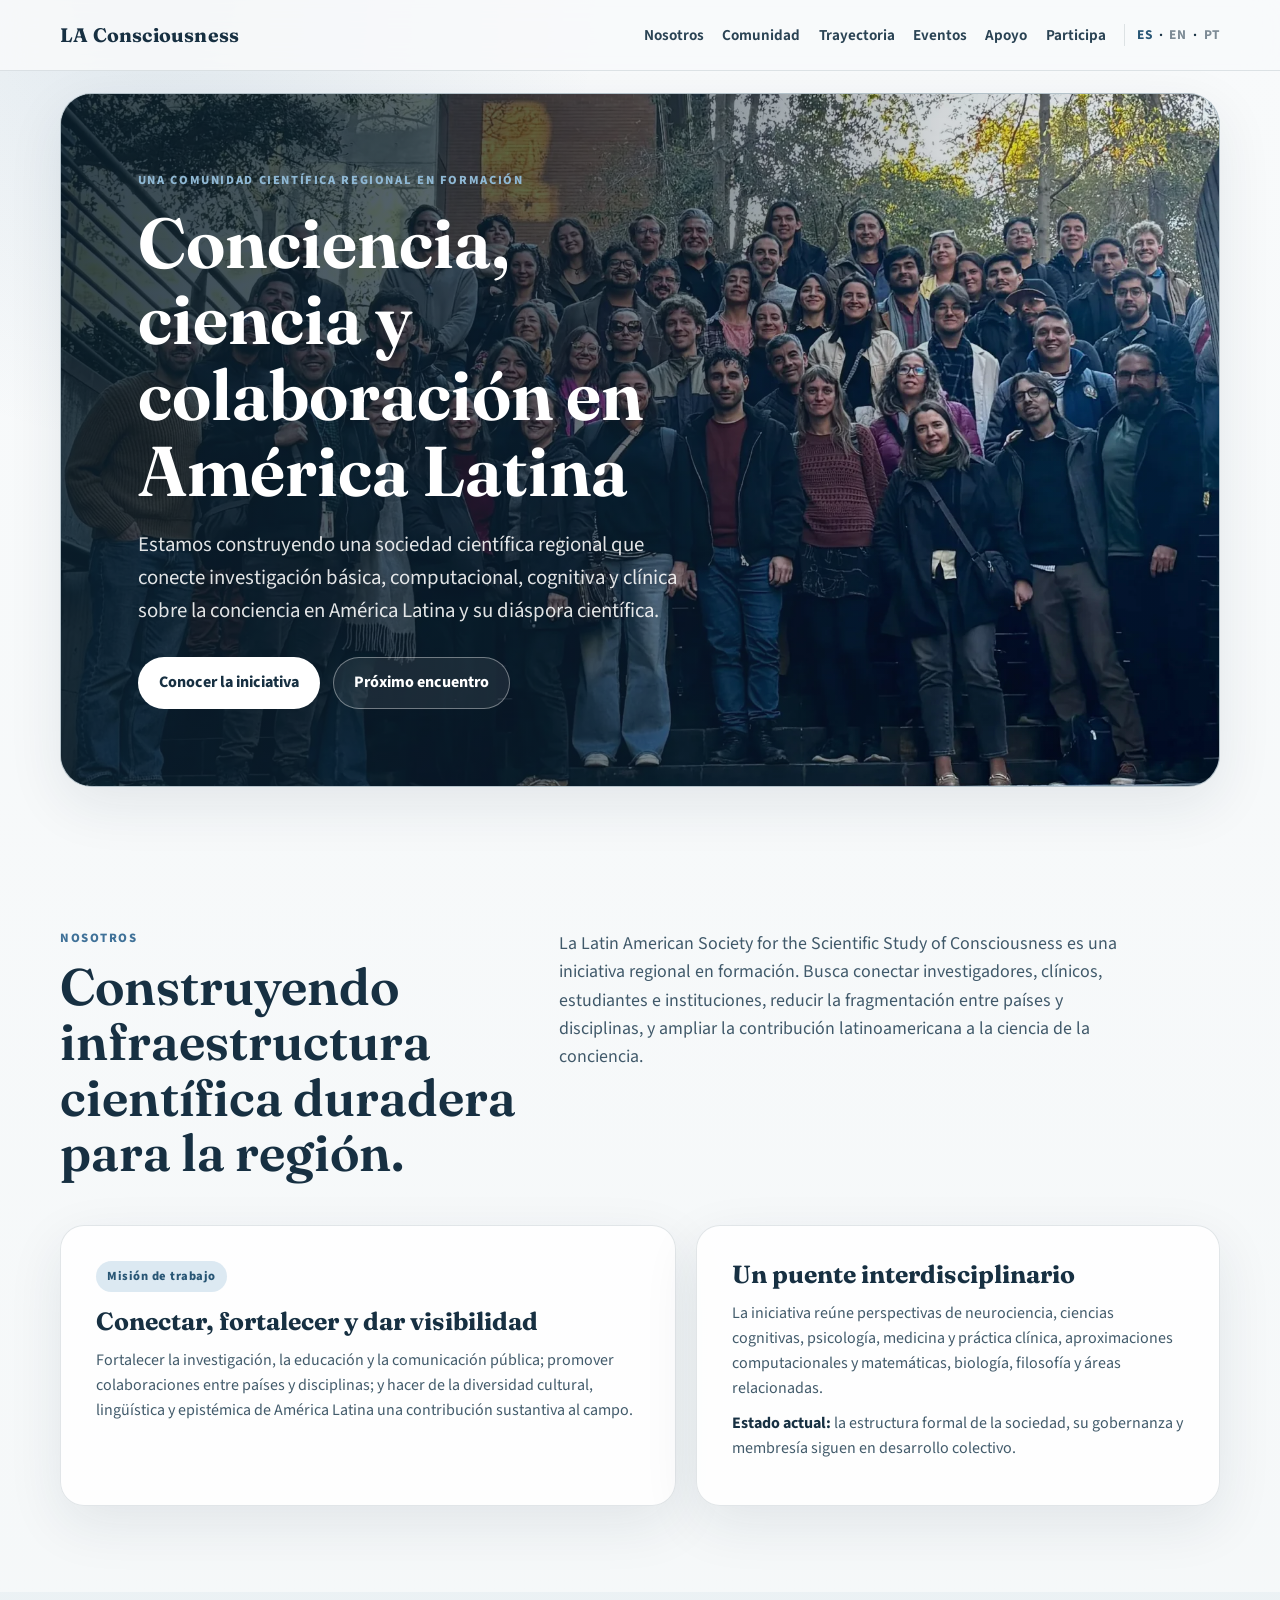
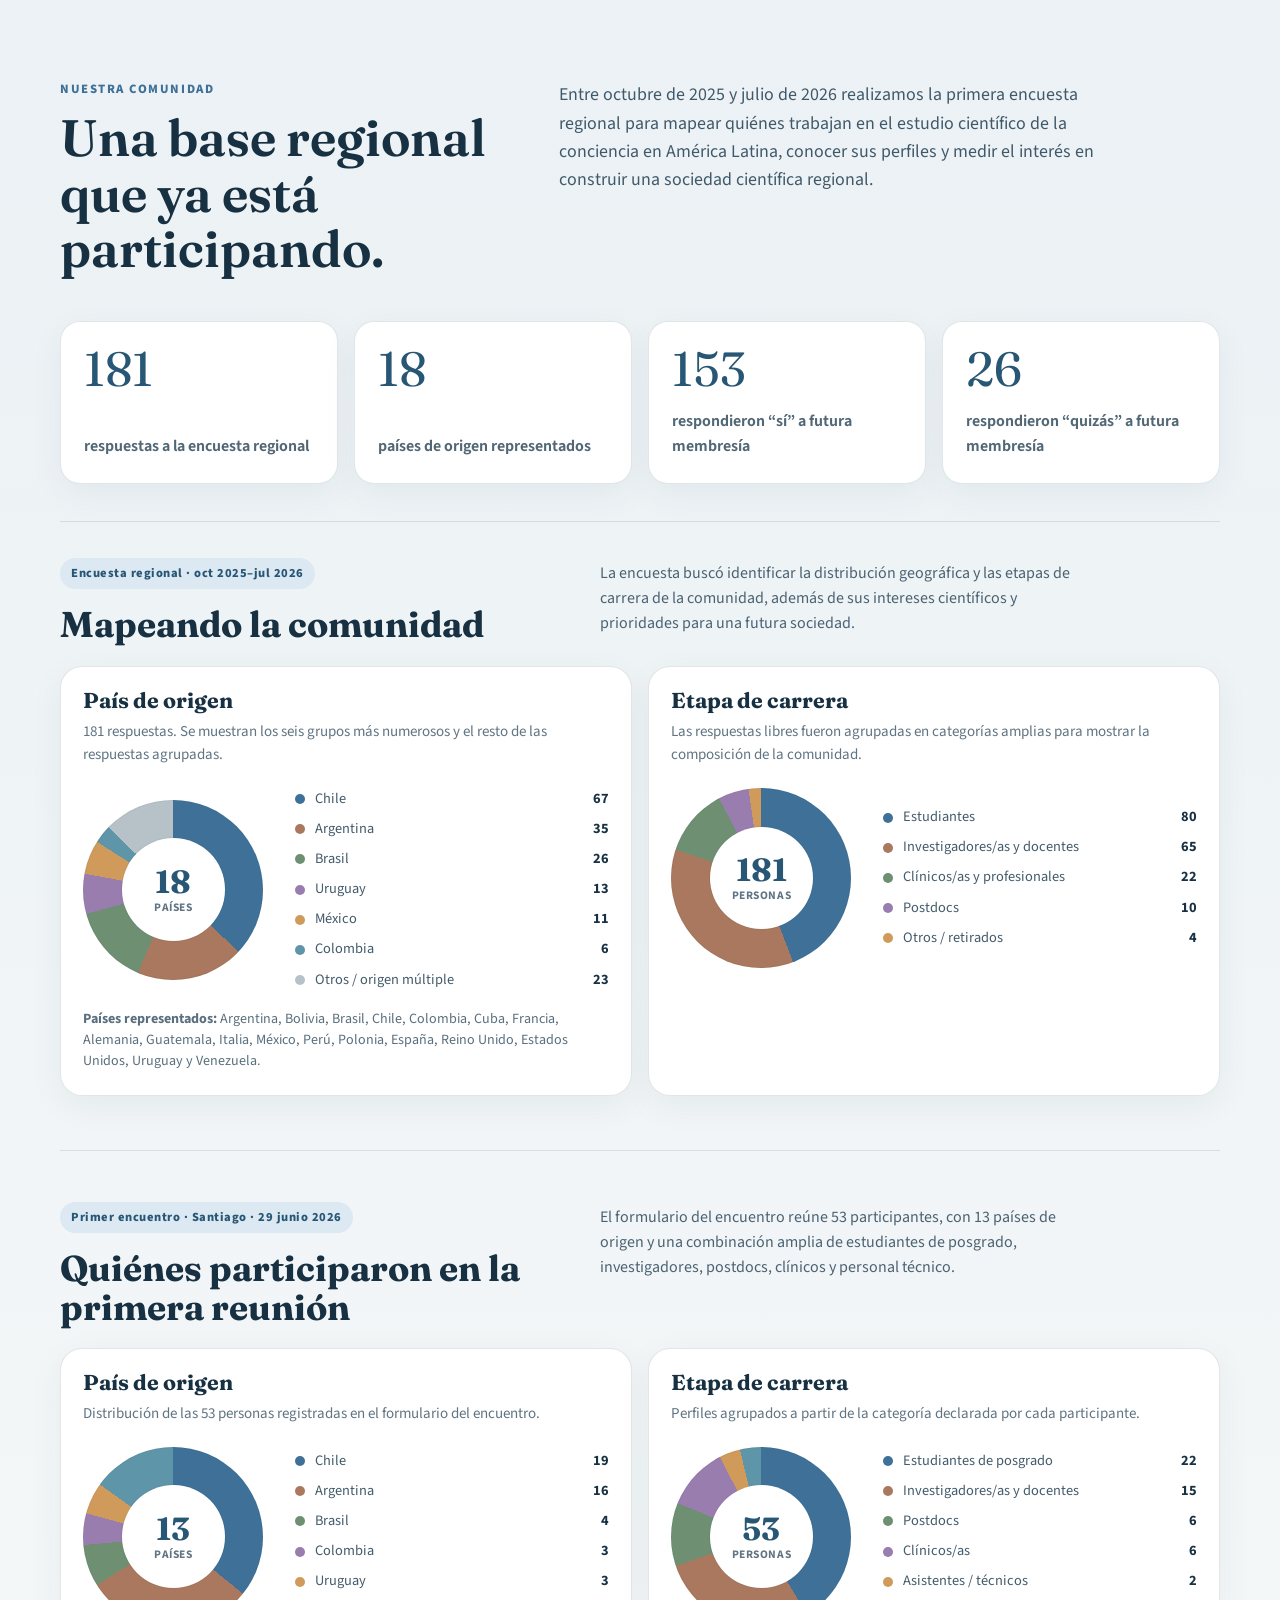
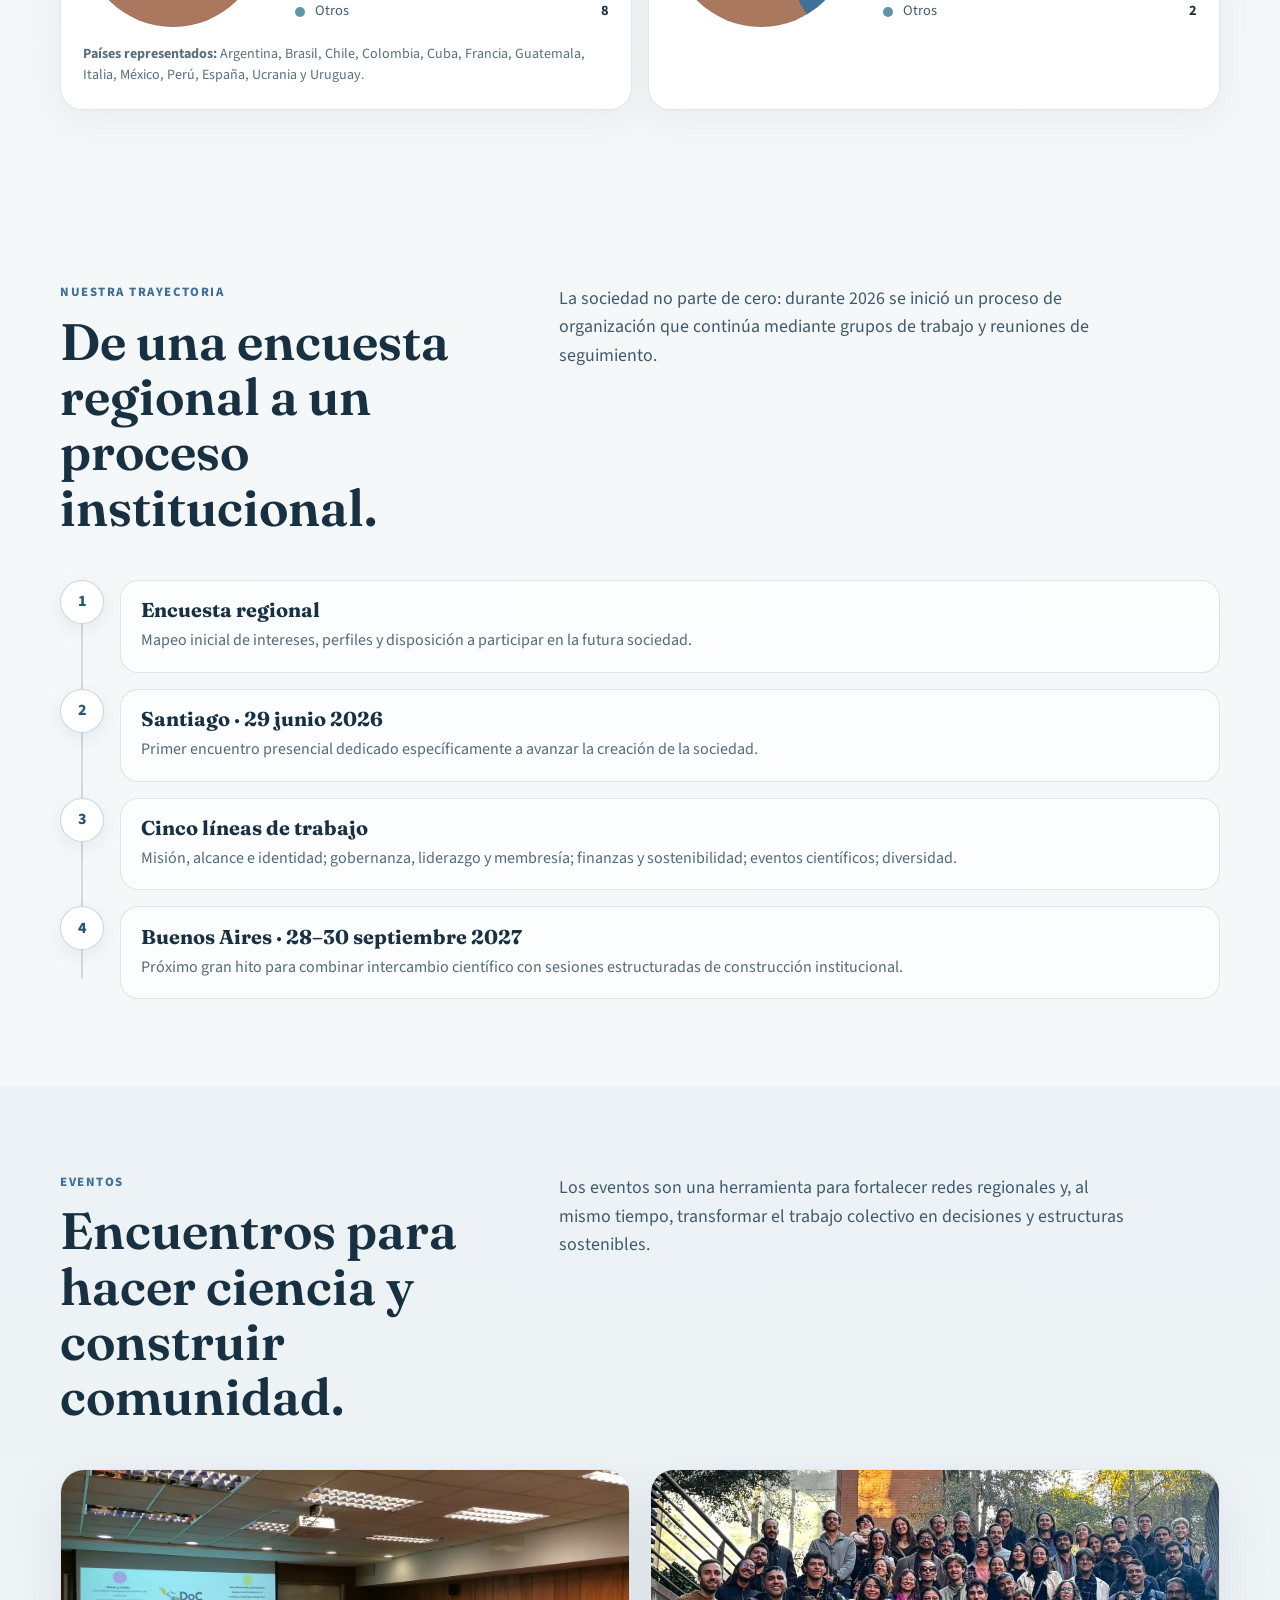
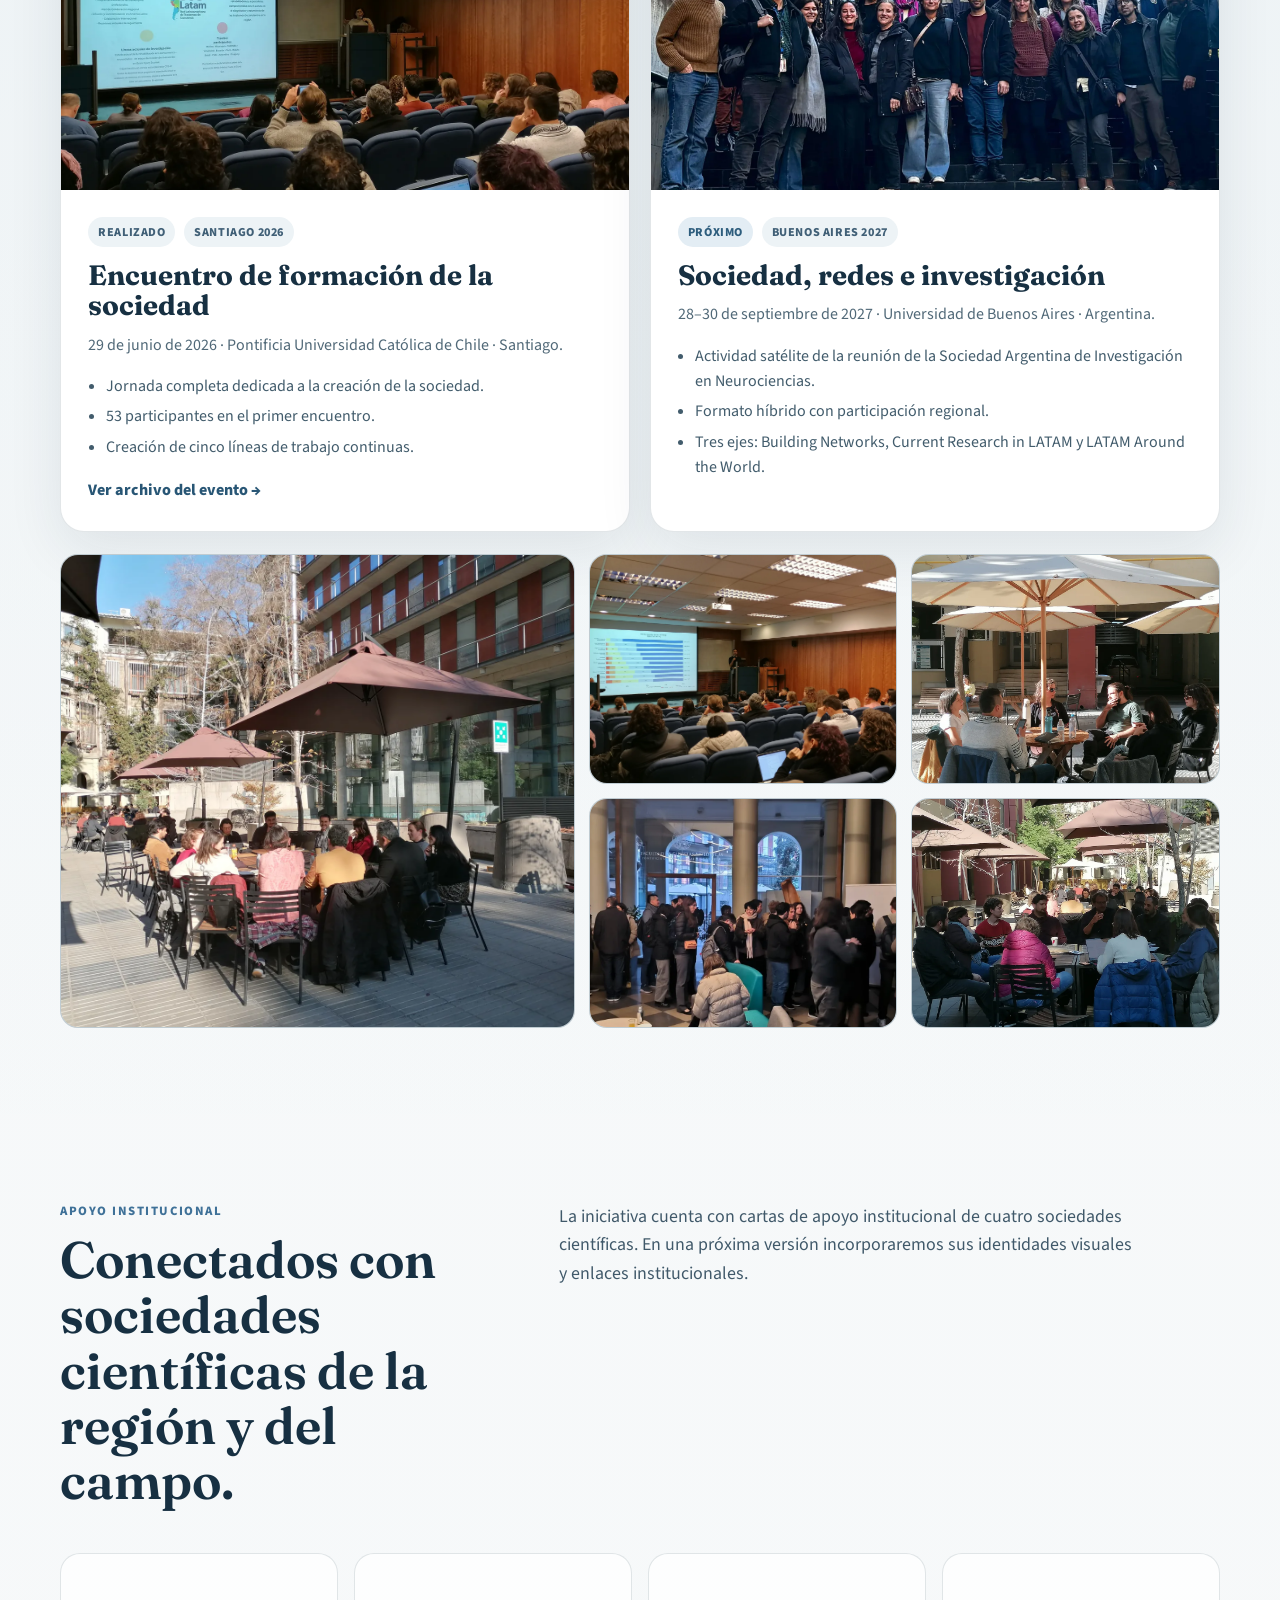
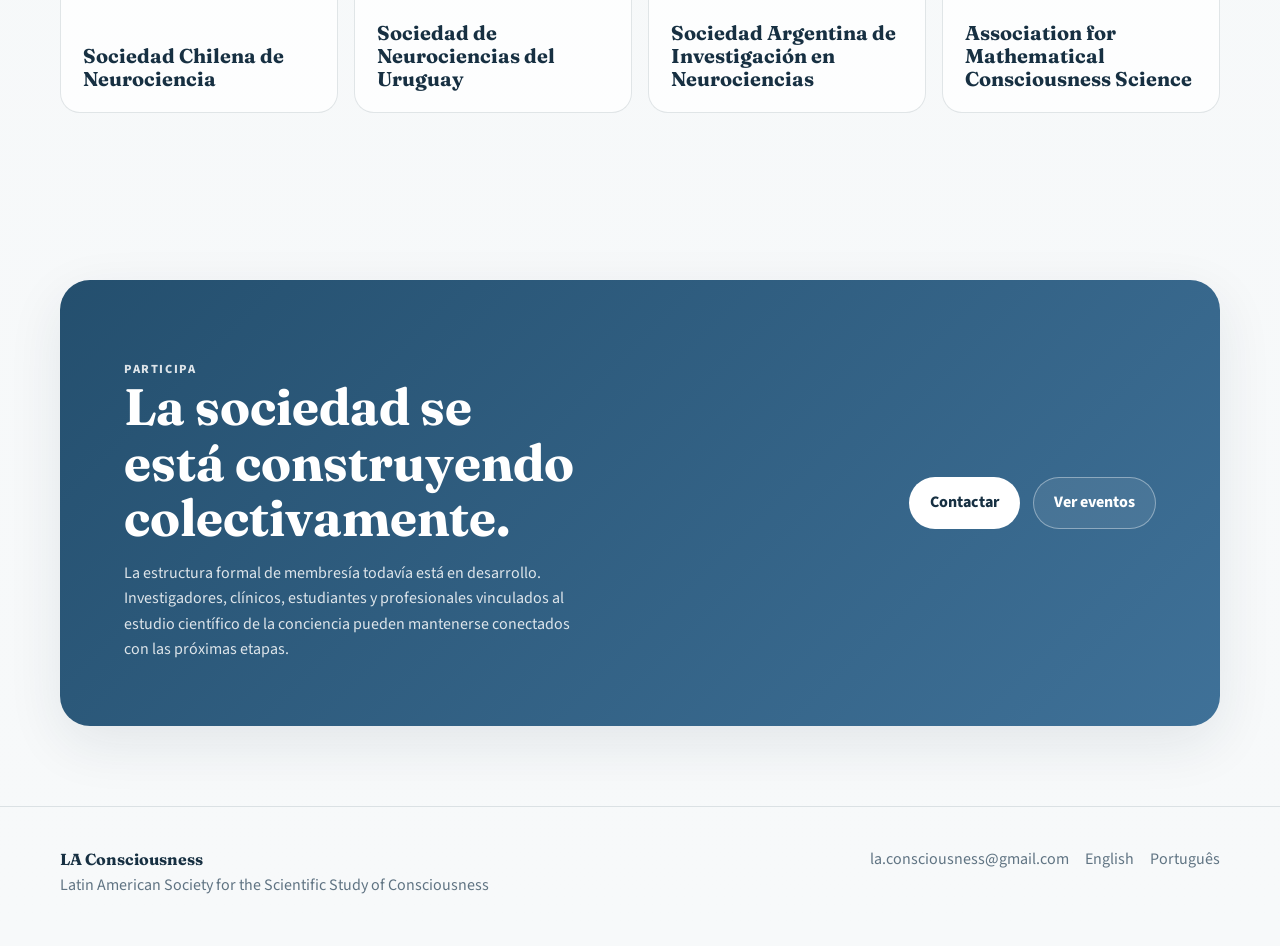
<file: index.html>
<!doctype html>
<html lang="es">
<head>
  <meta charset="utf-8">
  <meta name="viewport" content="width=device-width,initial-scale=1">
  <title>LA Consciousness — Sociedad Latinoamericana para el Estudio Científico de la Conciencia</title>
  <meta name="description" content="Iniciativa regional para construir una comunidad científica latinoamericana dedicada al estudio científico de la conciencia.">
  <link rel="preconnect" href="https://fonts.googleapis.com">
  <link rel="preconnect" href="https://fonts.gstatic.com" crossorigin>
  <link href="https://fonts.googleapis.com/css2?family=Fraunces:opsz,wght@9..144,500;9..144,600;9..144,700&family=Source+Sans+3:wght@400;500;600;700;800&display=swap" rel="stylesheet">
  <link rel="stylesheet" href="style.css">
</head>
<body>
<header class="site-header"><div class="container nav-wrap"><a class="brand" href="#top">LA Consciousness</a><nav class="site-nav" aria-label="Navegación principal"><a href="#about">Nosotros</a><a href="#community">Comunidad</a><a href="#path">Trayectoria</a><a href="#events">Eventos</a><a href="#support">Apoyo</a><a class="keep-mobile" href="#join">Participa</a><span class="lang-switch" aria-label="Idioma"><a class="active" href="index.html">ES</a><span>·</span><a href="en.html">EN</a><span>·</span><a href="pt.html">PT</a></span></nav></div></header>
<main id="top">
<section class="hero"><div class="container"><div class="hero-shell"><div class="hero-content"><p class="eyebrow">Una comunidad científica regional en formación</p><h1>Conciencia, ciencia y colaboración en América Latina</h1><p class="hero-lead">Estamos construyendo una sociedad científica regional que conecte investigación básica, computacional, cognitiva y clínica sobre la conciencia en América Latina y su diáspora científica.</p><div class="hero-actions"><a class="button button-primary" href="#about">Conocer la iniciativa</a><a class="button button-secondary" href="#events">Próximo encuentro</a></div></div></div></div></section>

<section class="section" id="about"><div class="container"><div class="section-head"><div><p class="kicker">Nosotros</p><h2 class="section-title">Construyendo infraestructura científica duradera para la región.</h2></div><p class="section-intro">La Latin American Society for the Scientific Study of Consciousness es una iniciativa regional en formación. Busca conectar investigadores, clínicos, estudiantes e instituciones, reducir la fragmentación entre países y disciplinas, y ampliar la contribución latinoamericana a la ciencia de la conciencia.</p></div><div class="about-grid"><article class="panel"><span class="status-pill">Misión de trabajo</span><h3>Conectar, fortalecer y dar visibilidad</h3><p>Fortalecer la investigación, la educación y la comunicación pública; promover colaboraciones entre países y disciplinas; y hacer de la diversidad cultural, lingüística y epistémica de América Latina una contribución sustantiva al campo.</p></article><article class="panel"><h3>Un puente interdisciplinario</h3><p>La iniciativa reúne perspectivas de neurociencia, ciencias cognitivas, psicología, medicina y práctica clínica, aproximaciones computacionales y matemáticas, biología, filosofía y áreas relacionadas.</p><p><strong>Estado actual:</strong> la estructura formal de la sociedad, su gobernanza y membresía siguen en desarrollo colectivo.</p></article></div></div></section>

<section class="section alt" id="community"><div class="container">
<div class="section-head"><div><p class="kicker">Nuestra comunidad</p><h2 class="section-title">Una base regional que ya está participando.</h2></div><p class="section-intro">Entre octubre de 2025 y julio de 2026 realizamos la primera encuesta regional para mapear quiénes trabajan en el estudio científico de la conciencia en América Latina, conocer sus perfiles y medir el interés en construir una sociedad científica regional.</p></div>
<div class="stats"><div class="stat"><span class="stat-number">181</span><span class="stat-label">respuestas a la encuesta regional</span></div><div class="stat"><span class="stat-number">18</span><span class="stat-label">países de origen representados</span></div><div class="stat"><span class="stat-number">153</span><span class="stat-label">respondieron “sí” a futura membresía</span></div><div class="stat"><span class="stat-number">26</span><span class="stat-label">respondieron “quizás” a futura membresía</span></div></div>

<div class="community-block"><div class="subsection-head"><div><span class="status-pill">Encuesta regional · oct 2025–jul 2026</span><h3>Mapeando la comunidad</h3></div><p>La encuesta buscó identificar la distribución geográfica y las etapas de carrera de la comunidad, además de sus intereses científicos y prioridades para una futura sociedad.</p></div>
<div class="community-charts">
<article class="chart-card"><div class="chart-copy"><h3>País de origen</h3><p>181 respuestas. Se muestran los seis grupos más numerosos y el resto de las respuestas agrupadas.</p></div><div class="donut-layout"><div class="donut survey-country" aria-label="Distribución por país de origen"><span class="donut-center"><strong>18</strong><small>países</small></span></div><div class="chart-legend"><span><i class="swatch c1"></i>Chile <b>67</b></span><span><i class="swatch c2"></i>Argentina <b>35</b></span><span><i class="swatch c3"></i>Brasil <b>26</b></span><span><i class="swatch c4"></i>Uruguay <b>13</b></span><span><i class="swatch c5"></i>México <b>11</b></span><span><i class="swatch c6"></i>Colombia <b>6</b></span><span><i class="swatch c7"></i>Otros / origen múltiple <b>23</b></span></div></div><p class="country-list"><strong>Países representados:</strong> Argentina, Bolivia, Brasil, Chile, Colombia, Cuba, Francia, Alemania, Guatemala, Italia, México, Perú, Polonia, España, Reino Unido, Estados Unidos, Uruguay y Venezuela.</p></article>
<article class="chart-card"><div class="chart-copy"><h3>Etapa de carrera</h3><p>Las respuestas libres fueron agrupadas en categorías amplias para mostrar la composición de la comunidad.</p></div><div class="donut-layout"><div class="donut survey-stage" aria-label="Distribución por etapa de carrera"><span class="donut-center"><strong>181</strong><small>personas</small></span></div><div class="chart-legend"><span><i class="swatch c1"></i>Estudiantes <b>80</b></span><span><i class="swatch c2"></i>Investigadores/as y docentes <b>65</b></span><span><i class="swatch c3"></i>Clínicos/as y profesionales <b>22</b></span><span><i class="swatch c4"></i>Postdocs <b>10</b></span><span><i class="swatch c5"></i>Otros / retirados <b>4</b></span></div></div></article>
</div></div>

<div class="community-block meeting-community"><div class="subsection-head"><div><span class="status-pill">Primer encuentro · Santiago · 29 junio 2026</span><h3>Quiénes participaron en la primera reunión</h3></div><p>El formulario del encuentro reúne 53 participantes, con 13 países de origen y una combinación amplia de estudiantes de posgrado, investigadores, postdocs, clínicos y personal técnico.</p></div>
<div class="community-charts">
<article class="chart-card"><div class="chart-copy"><h3>País de origen</h3><p>Distribución de las 53 personas registradas en el formulario del encuentro.</p></div><div class="donut-layout"><div class="donut meeting-country" aria-label="País de origen de participantes del encuentro"><span class="donut-center"><strong>13</strong><small>países</small></span></div><div class="chart-legend"><span><i class="swatch c1"></i>Chile <b>19</b></span><span><i class="swatch c2"></i>Argentina <b>16</b></span><span><i class="swatch c3"></i>Brasil <b>4</b></span><span><i class="swatch c4"></i>Colombia <b>3</b></span><span><i class="swatch c5"></i>Uruguay <b>3</b></span><span><i class="swatch c6"></i>Otros <b>8</b></span></div></div><p class="country-list"><strong>Países representados:</strong> Argentina, Brasil, Chile, Colombia, Cuba, Francia, Guatemala, Italia, México, Perú, España, Ucrania y Uruguay.</p></article>
<article class="chart-card"><div class="chart-copy"><h3>Etapa de carrera</h3><p>Perfiles agrupados a partir de la categoría declarada por cada participante.</p></div><div class="donut-layout"><div class="donut meeting-stage" aria-label="Etapa de carrera de participantes del encuentro"><span class="donut-center"><strong>53</strong><small>personas</small></span></div><div class="chart-legend"><span><i class="swatch c1"></i>Estudiantes de posgrado <b>22</b></span><span><i class="swatch c2"></i>Investigadores/as y docentes <b>15</b></span><span><i class="swatch c3"></i>Postdocs <b>6</b></span><span><i class="swatch c4"></i>Clínicos/as <b>6</b></span><span><i class="swatch c5"></i>Asistentes / técnicos <b>2</b></span><span><i class="swatch c6"></i>Otros <b>2</b></span></div></div></article>
</div></div>
</div></section>

<section class="section" id="path"><div class="container"><div class="section-head"><div><p class="kicker">Nuestra trayectoria</p><h2 class="section-title">De una encuesta regional a un proceso institucional.</h2></div><p class="section-intro">La sociedad no parte de cero: durante 2026 se inició un proceso de organización que continúa mediante grupos de trabajo y reuniones de seguimiento.</p></div><div class="timeline"><div class="timeline-item"><div class="timeline-dot">1</div><div class="timeline-card"><h3>Encuesta regional</h3><p>Mapeo inicial de intereses, perfiles y disposición a participar en la futura sociedad.</p></div></div><div class="timeline-item"><div class="timeline-dot">2</div><div class="timeline-card"><h3>Santiago · 29 junio 2026</h3><p>Primer encuentro presencial dedicado específicamente a avanzar la creación de la sociedad.</p></div></div><div class="timeline-item"><div class="timeline-dot">3</div><div class="timeline-card"><h3>Cinco líneas de trabajo</h3><p>Misión, alcance e identidad; gobernanza, liderazgo y membresía; finanzas y sostenibilidad; eventos científicos; diversidad.</p></div></div><div class="timeline-item"><div class="timeline-dot">4</div><div class="timeline-card"><h3>Buenos Aires · 28–30 septiembre 2027</h3><p>Próximo gran hito para combinar intercambio científico con sesiones estructuradas de construcción institucional.</p></div></div></div></div></section>

<section class="section alt" id="events"><div class="container"><div class="section-head"><div><p class="kicker">Eventos</p><h2 class="section-title">Encuentros para hacer ciencia y construir comunidad.</h2></div><p class="section-intro">Los eventos son una herramienta para fortalecer redes regionales y, al mismo tiempo, transformar el trabajo colectivo en decisiones y estructuras sostenibles.</p></div><div class="events"><article class="event-card"><div class="event-image"><img src="images/santiago-talk.webp" alt="Presentación durante el encuentro de Santiago 2026"></div><div class="event-content"><div class="event-meta"><span class="tag">Realizado</span><span class="tag">Santiago 2026</span></div><h3>Encuentro de formación de la sociedad</h3><p>29 de junio de 2026 · Pontificia Universidad Católica de Chile · Santiago.</p><ul class="event-list"><li>Jornada completa dedicada a la creación de la sociedad.</li><li>53 participantes en el primer encuentro.</li><li>Creación de cinco líneas de trabajo continuas.</li></ul><a class="text-link" href="https://rubenherzog.github.io/la_consciousness_2026/" target="_blank" rel="noreferrer">Ver archivo del evento →</a></div></article><article class="event-card"><div class="event-image"><img src="images/hero-community.webp" alt="Comunidad reunida en el encuentro de Santiago"></div><div class="event-content"><div class="event-meta"><span class="tag upcoming">Próximo</span><span class="tag">Buenos Aires 2027</span></div><h3>Sociedad, redes e investigación</h3><p>28–30 de septiembre de 2027 · Universidad de Buenos Aires · Argentina.</p><ul class="event-list"><li>Actividad satélite de la reunión de la Sociedad Argentina de Investigación en Neurociencias.</li><li>Formato híbrido con participación regional.</li><li>Tres ejes: Building Networks, Current Research in LATAM y LATAM Around the World.</li></ul></div></article></div><div class="gallery" aria-label="Galería del encuentro de Santiago 2026"><figure><img src="images/santiago-work-3.webp" alt="Trabajo en grupos durante Santiago 2026"></figure><figure><img src="images/santiago-survey.webp" alt="Presentación de resultados de encuesta durante Santiago 2026"></figure><figure><img src="images/santiago-work-1.webp" alt="Grupo de trabajo durante Santiago 2026"></figure><figure><img src="images/santiago-community.webp" alt="Participantes durante una pausa del encuentro"></figure><figure><img src="images/santiago-work-2.webp" alt="Discusión de grupo durante Santiago 2026"></figure></div></div></section>

<section class="section" id="support"><div class="container"><div class="section-head"><div><p class="kicker">Apoyo institucional</p><h2 class="section-title">Conectados con sociedades científicas de la región y del campo.</h2></div><p class="section-intro">La iniciativa cuenta con cartas de apoyo institucional de cuatro sociedades científicas. En una próxima versión incorporaremos sus identidades visuales y enlaces institucionales.</p></div><div class="support-grid"><div class="support-card"><strong>Sociedad Chilena de Neurociencia</strong></div><div class="support-card"><strong>Sociedad de Neurociencias del Uruguay</strong></div><div class="support-card"><strong>Sociedad Argentina de Investigación en Neurociencias</strong></div><div class="support-card"><strong>Association for Mathematical Consciousness Science</strong></div></div></div></section>

<section class="cta" id="join"><div class="container"><div class="cta-shell"><div><p class="eyebrow">Participa</p><h2>La sociedad se está construyendo colectivamente.</h2><p>La estructura formal de membresía todavía está en desarrollo. Investigadores, clínicos, estudiantes y profesionales vinculados al estudio científico de la conciencia pueden mantenerse conectados con las próximas etapas.</p></div><div class="cta-actions"><a class="button button-primary" href="mailto:la.consciousness@gmail.com">Contactar</a><a class="button button-secondary" href="#events">Ver eventos</a></div></div></div></section>
</main>
<footer class="site-footer"><div class="container footer-wrap"><div><div class="footer-brand">LA Consciousness</div><div>Latin American Society for the Scientific Study of Consciousness</div></div><div class="footer-links"><a href="mailto:la.consciousness@gmail.com">la.consciousness@gmail.com</a><a href="en.html">English</a><a href="pt.html">Português</a></div></div></footer>
</body></html>
</file>
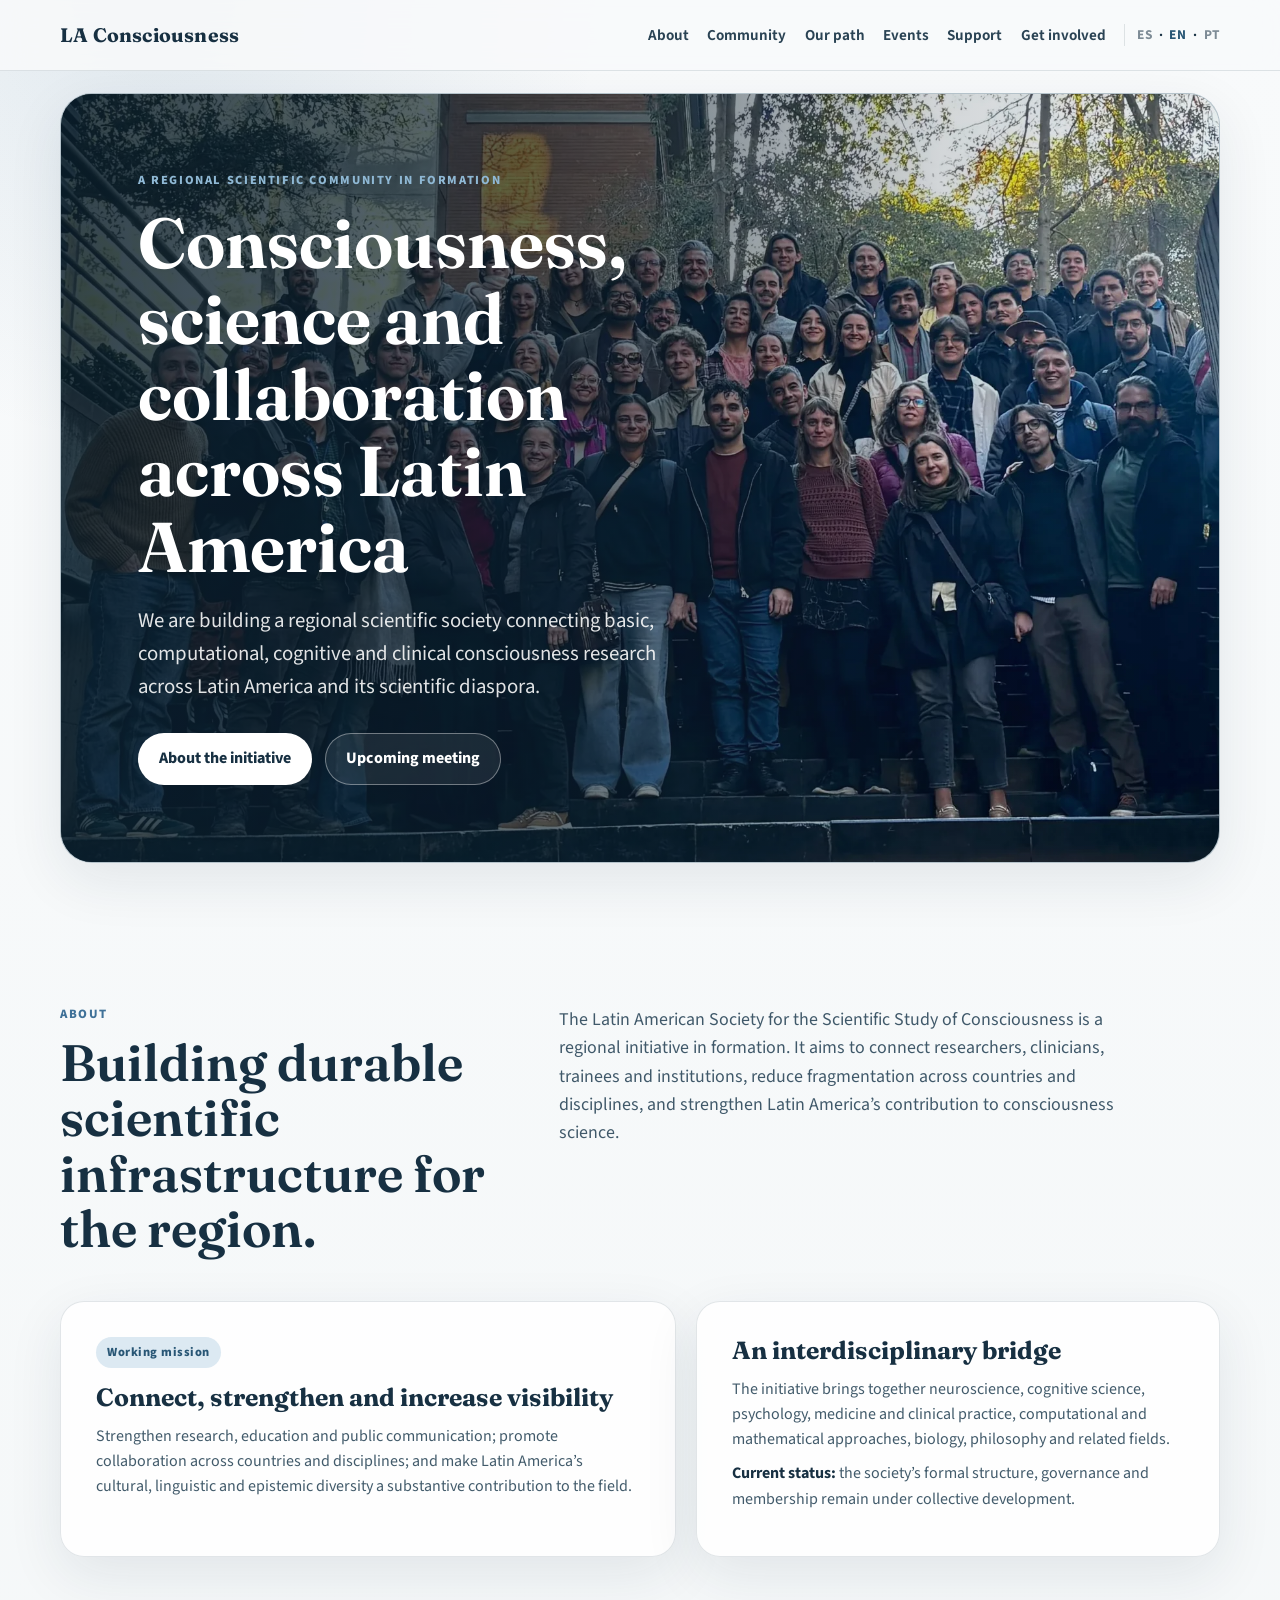
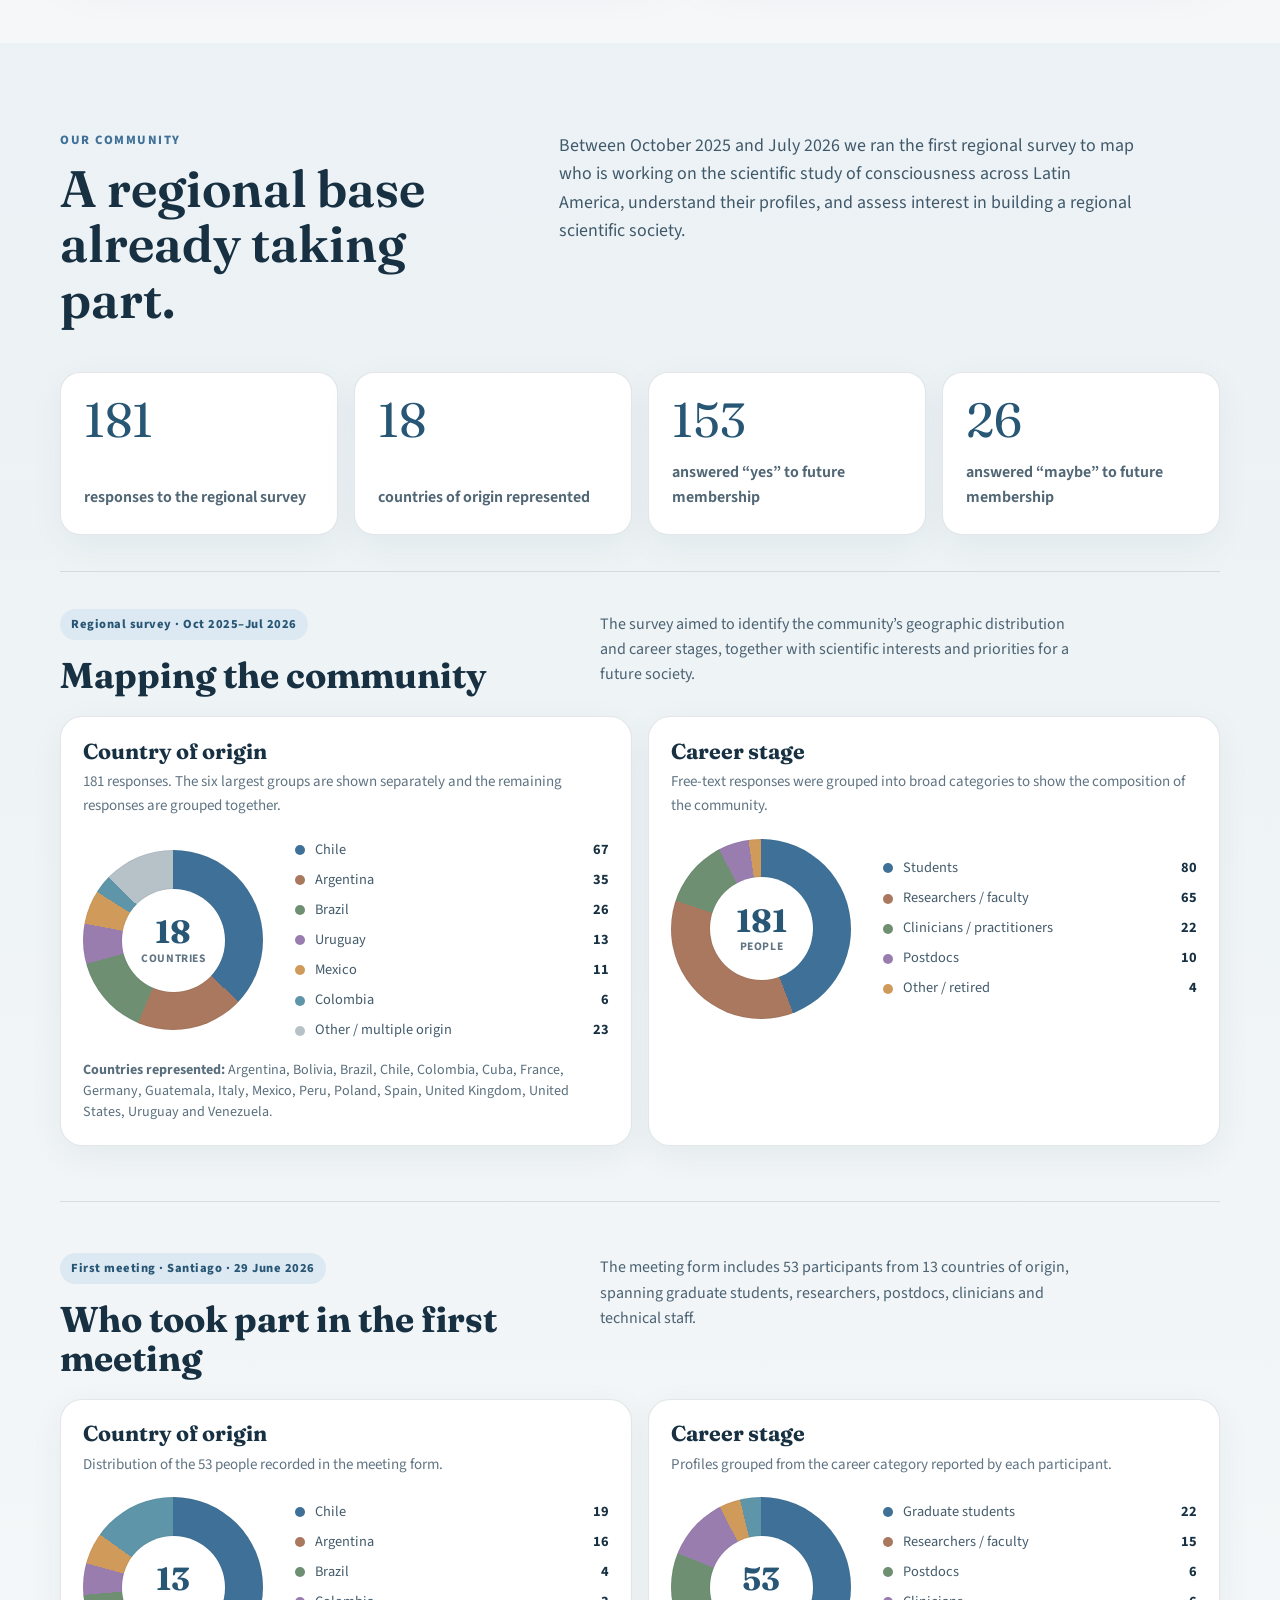
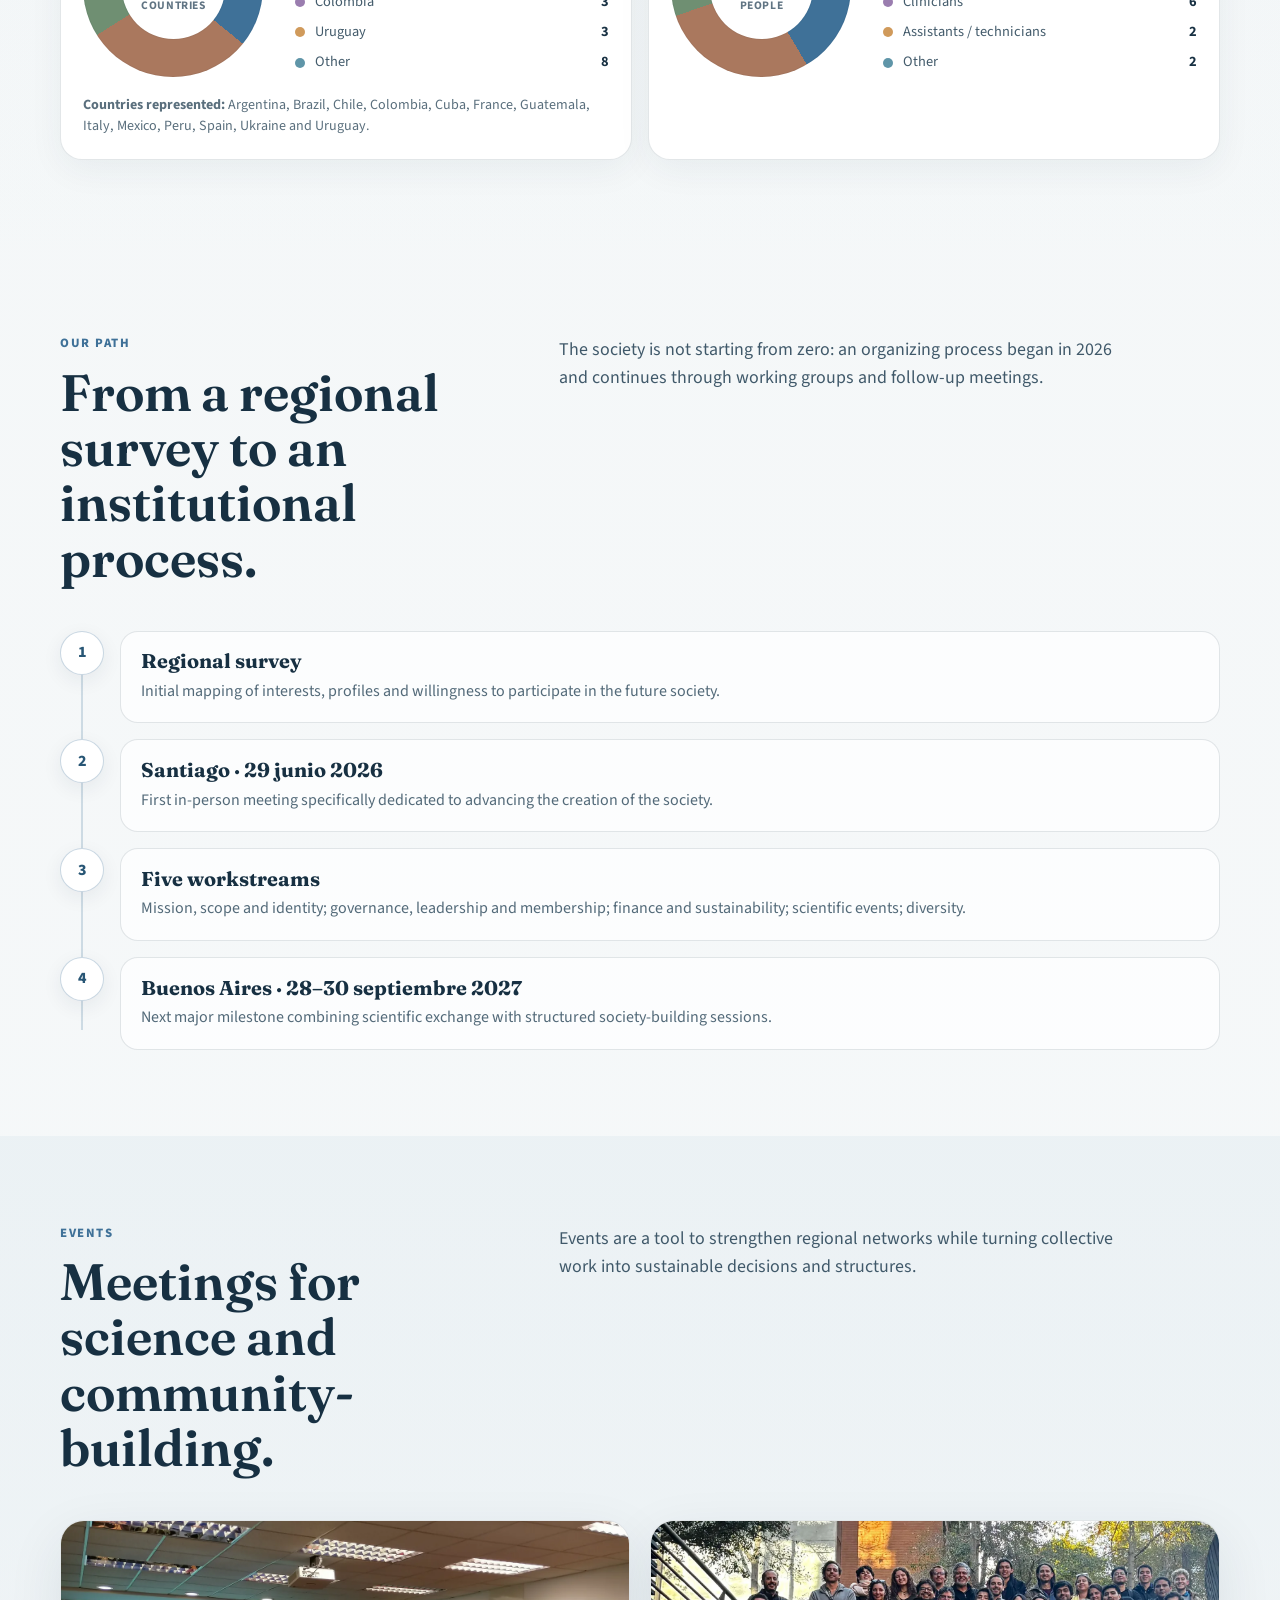
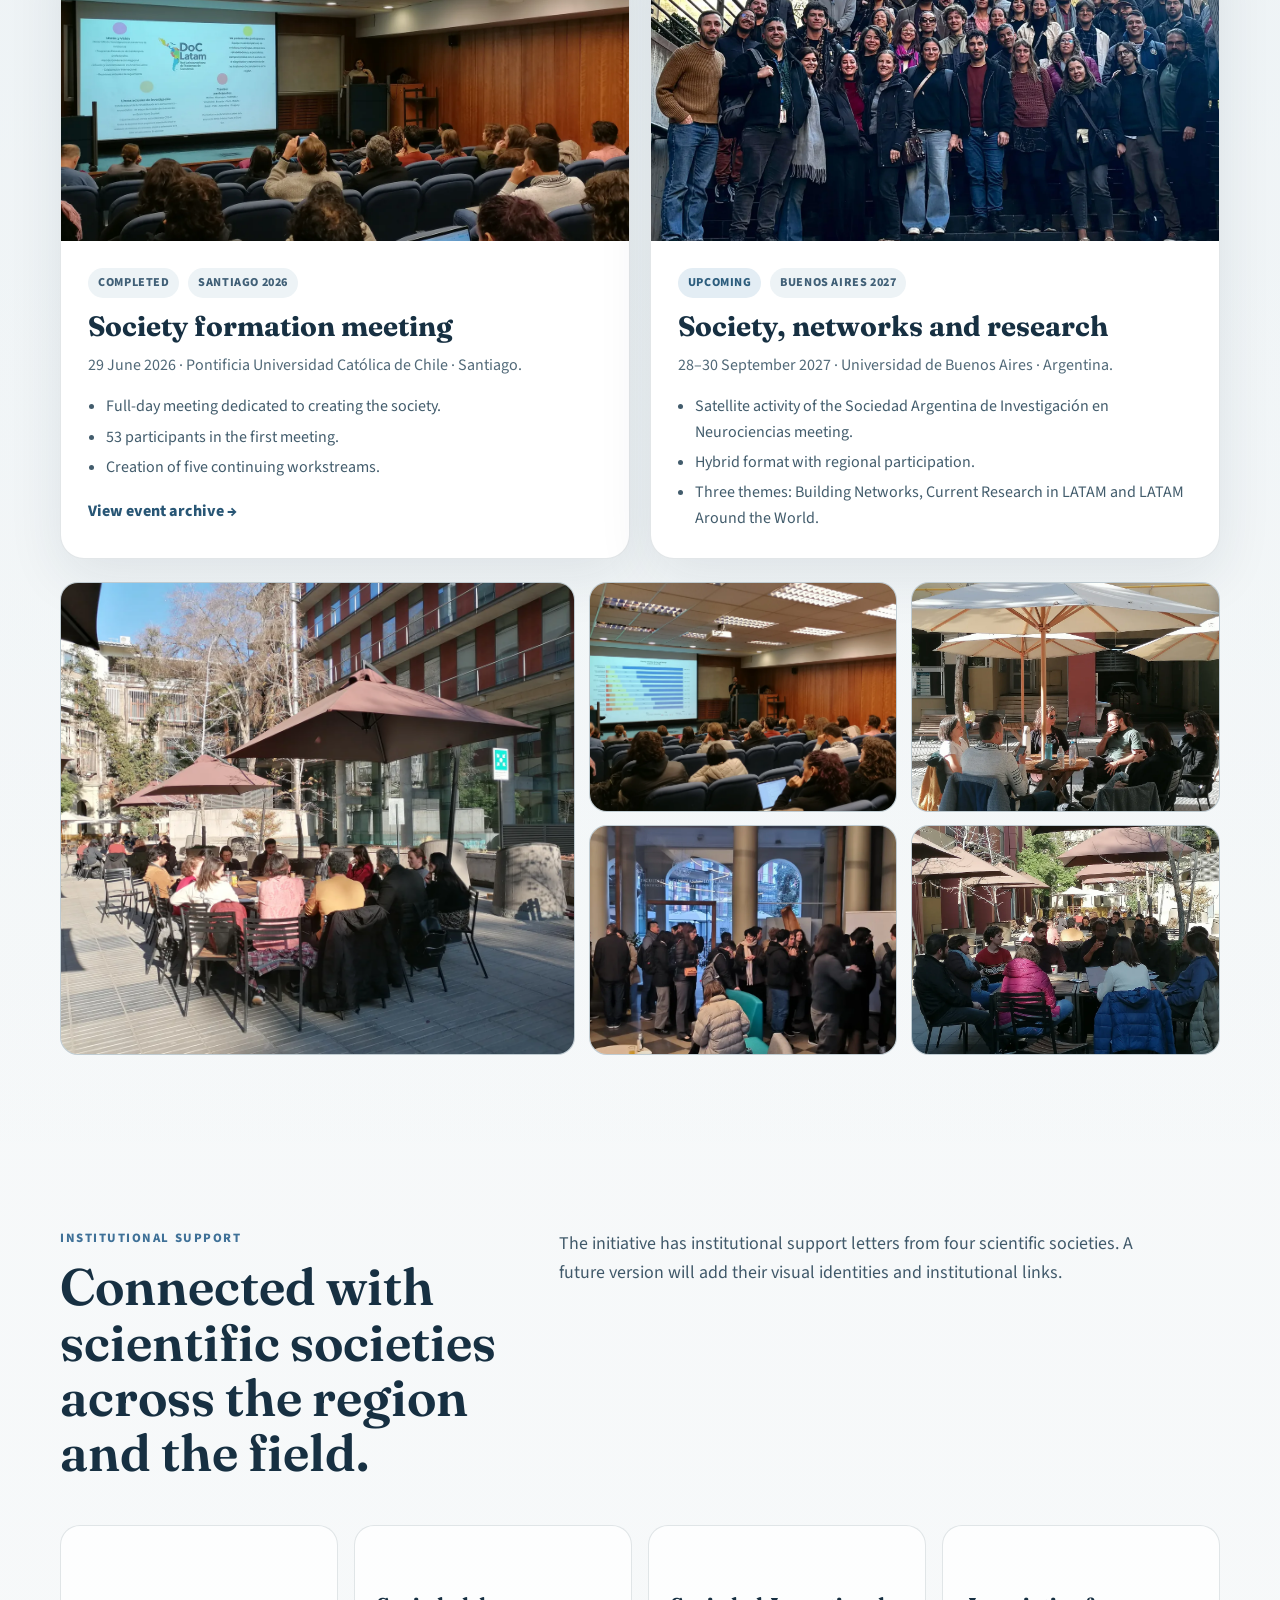
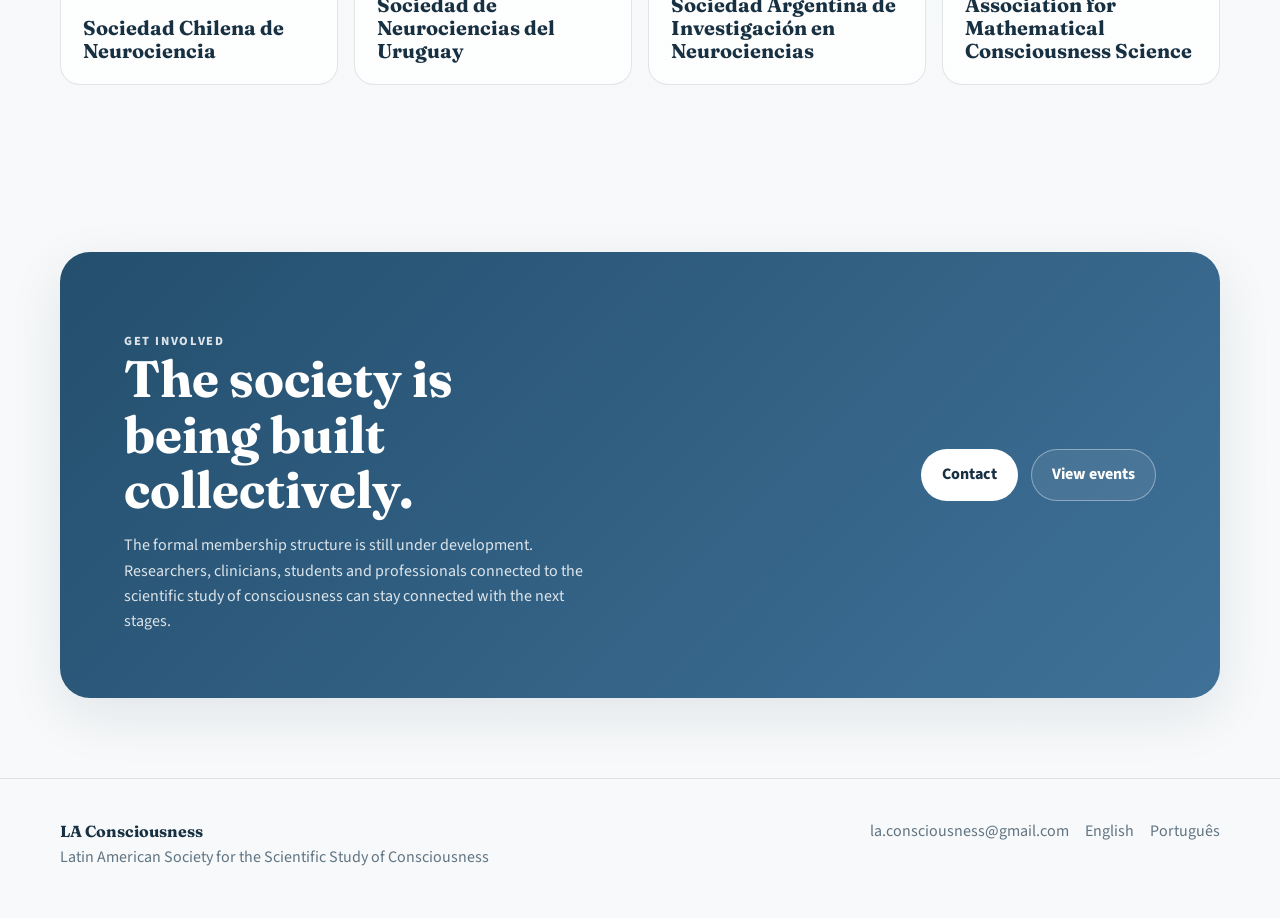
<file: en.html>
<!doctype html>
<html lang="en">
<head>
  <meta charset="utf-8">
  <meta name="viewport" content="width=device-width,initial-scale=1">
  <title>LA Consciousness — Latin American Society for the Scientific Study of Consciousness</title>
  <meta name="description" content="A regional initiative building a Latin American scientific community dedicated to the scientific study of consciousness.">
  <link rel="preconnect" href="https://fonts.googleapis.com">
  <link rel="preconnect" href="https://fonts.gstatic.com" crossorigin>
  <link href="https://fonts.googleapis.com/css2?family=Fraunces:opsz,wght@9..144,500;9..144,600;9..144,700&family=Source+Sans+3:wght@400;500;600;700;800&display=swap" rel="stylesheet">
  <link rel="stylesheet" href="style.css">
</head>
<body>
<header class="site-header"><div class="container nav-wrap"><a class="brand" href="#top">LA Consciousness</a><nav class="site-nav" aria-label="Primary navigation"><a href="#about">About</a><a href="#community">Community</a><a href="#path">Our path</a><a href="#events">Events</a><a href="#support">Support</a><a class="keep-mobile" href="#join">Get involved</a><span class="lang-switch" aria-label="Idioma"><a href="index.html">ES</a><span>·</span><a class="active" href="en.html">EN</a><span>·</span><a href="pt.html">PT</a></span></nav></div></header>
<main id="top">
<section class="hero"><div class="container"><div class="hero-shell"><div class="hero-content"><p class="eyebrow">A regional scientific community in formation</p><h1>Consciousness, science and collaboration across Latin America</h1><p class="hero-lead">We are building a regional scientific society connecting basic, computational, cognitive and clinical consciousness research across Latin America and its scientific diaspora.</p><div class="hero-actions"><a class="button button-primary" href="#about">About the initiative</a><a class="button button-secondary" href="#events">Upcoming meeting</a></div></div></div></div></section>

<section class="section" id="about"><div class="container"><div class="section-head"><div><p class="kicker">About</p><h2 class="section-title">Building durable scientific infrastructure for the region.</h2></div><p class="section-intro">The Latin American Society for the Scientific Study of Consciousness is a regional initiative in formation. It aims to connect researchers, clinicians, trainees and institutions, reduce fragmentation across countries and disciplines, and strengthen Latin America’s contribution to consciousness science.</p></div><div class="about-grid"><article class="panel"><span class="status-pill">Working mission</span><h3>Connect, strengthen and increase visibility</h3><p>Strengthen research, education and public communication; promote collaboration across countries and disciplines; and make Latin America’s cultural, linguistic and epistemic diversity a substantive contribution to the field.</p></article><article class="panel"><h3>An interdisciplinary bridge</h3><p>The initiative brings together neuroscience, cognitive science, psychology, medicine and clinical practice, computational and mathematical approaches, biology, philosophy and related fields.</p><p><strong>Current status:</strong> the society’s formal structure, governance and membership remain under collective development.</p></article></div></div></section>

<section class="section alt" id="community"><div class="container">
<div class="section-head"><div><p class="kicker">Our community</p><h2 class="section-title">A regional base already taking part.</h2></div><p class="section-intro">Between October 2025 and July 2026 we ran the first regional survey to map who is working on the scientific study of consciousness across Latin America, understand their profiles, and assess interest in building a regional scientific society.</p></div>
<div class="stats"><div class="stat"><span class="stat-number">181</span><span class="stat-label">responses to the regional survey</span></div><div class="stat"><span class="stat-number">18</span><span class="stat-label">countries of origin represented</span></div><div class="stat"><span class="stat-number">153</span><span class="stat-label">answered “yes” to future membership</span></div><div class="stat"><span class="stat-number">26</span><span class="stat-label">answered “maybe” to future membership</span></div></div>

<div class="community-block"><div class="subsection-head"><div><span class="status-pill">Regional survey · Oct 2025–Jul 2026</span><h3>Mapping the community</h3></div><p>The survey aimed to identify the community’s geographic distribution and career stages, together with scientific interests and priorities for a future society.</p></div>
<div class="community-charts">
<article class="chart-card"><div class="chart-copy"><h3>Country of origin</h3><p>181 responses. The six largest groups are shown separately and the remaining responses are grouped together.</p></div><div class="donut-layout"><div class="donut survey-country" aria-label="Distribution by country of origin"><span class="donut-center"><strong>18</strong><small>countries</small></span></div><div class="chart-legend"><span><i class="swatch c1"></i>Chile <b>67</b></span><span><i class="swatch c2"></i>Argentina <b>35</b></span><span><i class="swatch c3"></i>Brazil <b>26</b></span><span><i class="swatch c4"></i>Uruguay <b>13</b></span><span><i class="swatch c5"></i>Mexico <b>11</b></span><span><i class="swatch c6"></i>Colombia <b>6</b></span><span><i class="swatch c7"></i>Other / multiple origin <b>23</b></span></div></div><p class="country-list"><strong>Countries represented:</strong> Argentina, Bolivia, Brazil, Chile, Colombia, Cuba, France, Germany, Guatemala, Italy, Mexico, Peru, Poland, Spain, United Kingdom, United States, Uruguay and Venezuela.</p></article>
<article class="chart-card"><div class="chart-copy"><h3>Career stage</h3><p>Free-text responses were grouped into broad categories to show the composition of the community.</p></div><div class="donut-layout"><div class="donut survey-stage" aria-label="Distribution by career stage"><span class="donut-center"><strong>181</strong><small>people</small></span></div><div class="chart-legend"><span><i class="swatch c1"></i>Students <b>80</b></span><span><i class="swatch c2"></i>Researchers / faculty <b>65</b></span><span><i class="swatch c3"></i>Clinicians / practitioners <b>22</b></span><span><i class="swatch c4"></i>Postdocs <b>10</b></span><span><i class="swatch c5"></i>Other / retired <b>4</b></span></div></div></article>
</div></div>

<div class="community-block meeting-community"><div class="subsection-head"><div><span class="status-pill">First meeting · Santiago · 29 June 2026</span><h3>Who took part in the first meeting</h3></div><p>The meeting form includes 53 participants from 13 countries of origin, spanning graduate students, researchers, postdocs, clinicians and technical staff.</p></div>
<div class="community-charts">
<article class="chart-card"><div class="chart-copy"><h3>Country of origin</h3><p>Distribution of the 53 people recorded in the meeting form.</p></div><div class="donut-layout"><div class="donut meeting-country" aria-label="Country of origin of meeting participants"><span class="donut-center"><strong>13</strong><small>countries</small></span></div><div class="chart-legend"><span><i class="swatch c1"></i>Chile <b>19</b></span><span><i class="swatch c2"></i>Argentina <b>16</b></span><span><i class="swatch c3"></i>Brazil <b>4</b></span><span><i class="swatch c4"></i>Colombia <b>3</b></span><span><i class="swatch c5"></i>Uruguay <b>3</b></span><span><i class="swatch c6"></i>Other <b>8</b></span></div></div><p class="country-list"><strong>Countries represented:</strong> Argentina, Brazil, Chile, Colombia, Cuba, France, Guatemala, Italy, Mexico, Peru, Spain, Ukraine and Uruguay.</p></article>
<article class="chart-card"><div class="chart-copy"><h3>Career stage</h3><p>Profiles grouped from the career category reported by each participant.</p></div><div class="donut-layout"><div class="donut meeting-stage" aria-label="Career stage of meeting participants"><span class="donut-center"><strong>53</strong><small>people</small></span></div><div class="chart-legend"><span><i class="swatch c1"></i>Graduate students <b>22</b></span><span><i class="swatch c2"></i>Researchers / faculty <b>15</b></span><span><i class="swatch c3"></i>Postdocs <b>6</b></span><span><i class="swatch c4"></i>Clinicians <b>6</b></span><span><i class="swatch c5"></i>Assistants / technicians <b>2</b></span><span><i class="swatch c6"></i>Other <b>2</b></span></div></div></article>
</div></div>
</div></section>

<section class="section" id="path"><div class="container"><div class="section-head"><div><p class="kicker">Our path</p><h2 class="section-title">From a regional survey to an institutional process.</h2></div><p class="section-intro">The society is not starting from zero: an organizing process began in 2026 and continues through working groups and follow-up meetings.</p></div><div class="timeline"><div class="timeline-item"><div class="timeline-dot">1</div><div class="timeline-card"><h3>Regional survey</h3><p>Initial mapping of interests, profiles and willingness to participate in the future society.</p></div></div><div class="timeline-item"><div class="timeline-dot">2</div><div class="timeline-card"><h3>Santiago · 29 junio 2026</h3><p>First in-person meeting specifically dedicated to advancing the creation of the society.</p></div></div><div class="timeline-item"><div class="timeline-dot">3</div><div class="timeline-card"><h3>Five workstreams</h3><p>Mission, scope and identity; governance, leadership and membership; finance and sustainability; scientific events; diversity.</p></div></div><div class="timeline-item"><div class="timeline-dot">4</div><div class="timeline-card"><h3>Buenos Aires · 28–30 septiembre 2027</h3><p>Next major milestone combining scientific exchange with structured society-building sessions.</p></div></div></div></div></section>

<section class="section alt" id="events"><div class="container"><div class="section-head"><div><p class="kicker">Events</p><h2 class="section-title">Meetings for science and community-building.</h2></div><p class="section-intro">Events are a tool to strengthen regional networks while turning collective work into sustainable decisions and structures.</p></div><div class="events"><article class="event-card"><div class="event-image"><img src="images/santiago-talk.webp" alt="Presentation during the Santiago 2026 meeting"></div><div class="event-content"><div class="event-meta"><span class="tag">Completed</span><span class="tag">Santiago 2026</span></div><h3>Society formation meeting</h3><p>29 June 2026 · Pontificia Universidad Católica de Chile · Santiago.</p><ul class="event-list"><li>Full-day meeting dedicated to creating the society.</li><li>53 participants in the first meeting.</li><li>Creation of five continuing workstreams.</li></ul><a class="text-link" href="https://rubenherzog.github.io/la_consciousness_2026/" target="_blank" rel="noreferrer">View event archive →</a></div></article><article class="event-card"><div class="event-image"><img src="images/hero-community.webp" alt="Community gathered at the Santiago meeting"></div><div class="event-content"><div class="event-meta"><span class="tag upcoming">Upcoming</span><span class="tag">Buenos Aires 2027</span></div><h3>Society, networks and research</h3><p>28–30 September 2027 · Universidad de Buenos Aires · Argentina.</p><ul class="event-list"><li>Satellite activity of the Sociedad Argentina de Investigación en Neurociencias meeting.</li><li>Hybrid format with regional participation.</li><li>Three themes: Building Networks, Current Research in LATAM and LATAM Around the World.</li></ul></div></article></div><div class="gallery" aria-label="Gallery from the Santiago 2026 meeting"><figure><img src="images/santiago-work-3.webp" alt="Working groups during Santiago 2026"></figure><figure><img src="images/santiago-survey.webp" alt="Survey results presentation during Santiago 2026"></figure><figure><img src="images/santiago-work-1.webp" alt="Working group during Santiago 2026"></figure><figure><img src="images/santiago-community.webp" alt="Participants during a meeting break"></figure><figure><img src="images/santiago-work-2.webp" alt="Group discussion during Santiago 2026"></figure></div></div></section>

<section class="section" id="support"><div class="container"><div class="section-head"><div><p class="kicker">Institutional support</p><h2 class="section-title">Connected with scientific societies across the region and the field.</h2></div><p class="section-intro">The initiative has institutional support letters from four scientific societies. A future version will add their visual identities and institutional links.</p></div><div class="support-grid"><div class="support-card"><strong>Sociedad Chilena de Neurociencia</strong></div><div class="support-card"><strong>Sociedad de Neurociencias del Uruguay</strong></div><div class="support-card"><strong>Sociedad Argentina de Investigación en Neurociencias</strong></div><div class="support-card"><strong>Association for Mathematical Consciousness Science</strong></div></div></div></section>

<section class="cta" id="join"><div class="container"><div class="cta-shell"><div><p class="eyebrow">Get involved</p><h2>The society is being built collectively.</h2><p>The formal membership structure is still under development. Researchers, clinicians, students and professionals connected to the scientific study of consciousness can stay connected with the next stages.</p></div><div class="cta-actions"><a class="button button-primary" href="mailto:la.consciousness@gmail.com">Contact</a><a class="button button-secondary" href="#events">View events</a></div></div></div></section>
</main>
<footer class="site-footer"><div class="container footer-wrap"><div><div class="footer-brand">LA Consciousness</div><div>Latin American Society for the Scientific Study of Consciousness</div></div><div class="footer-links"><a href="mailto:la.consciousness@gmail.com">la.consciousness@gmail.com</a><a href="en.html">English</a><a href="pt.html">Português</a></div></div></footer>
</body></html>
</file>
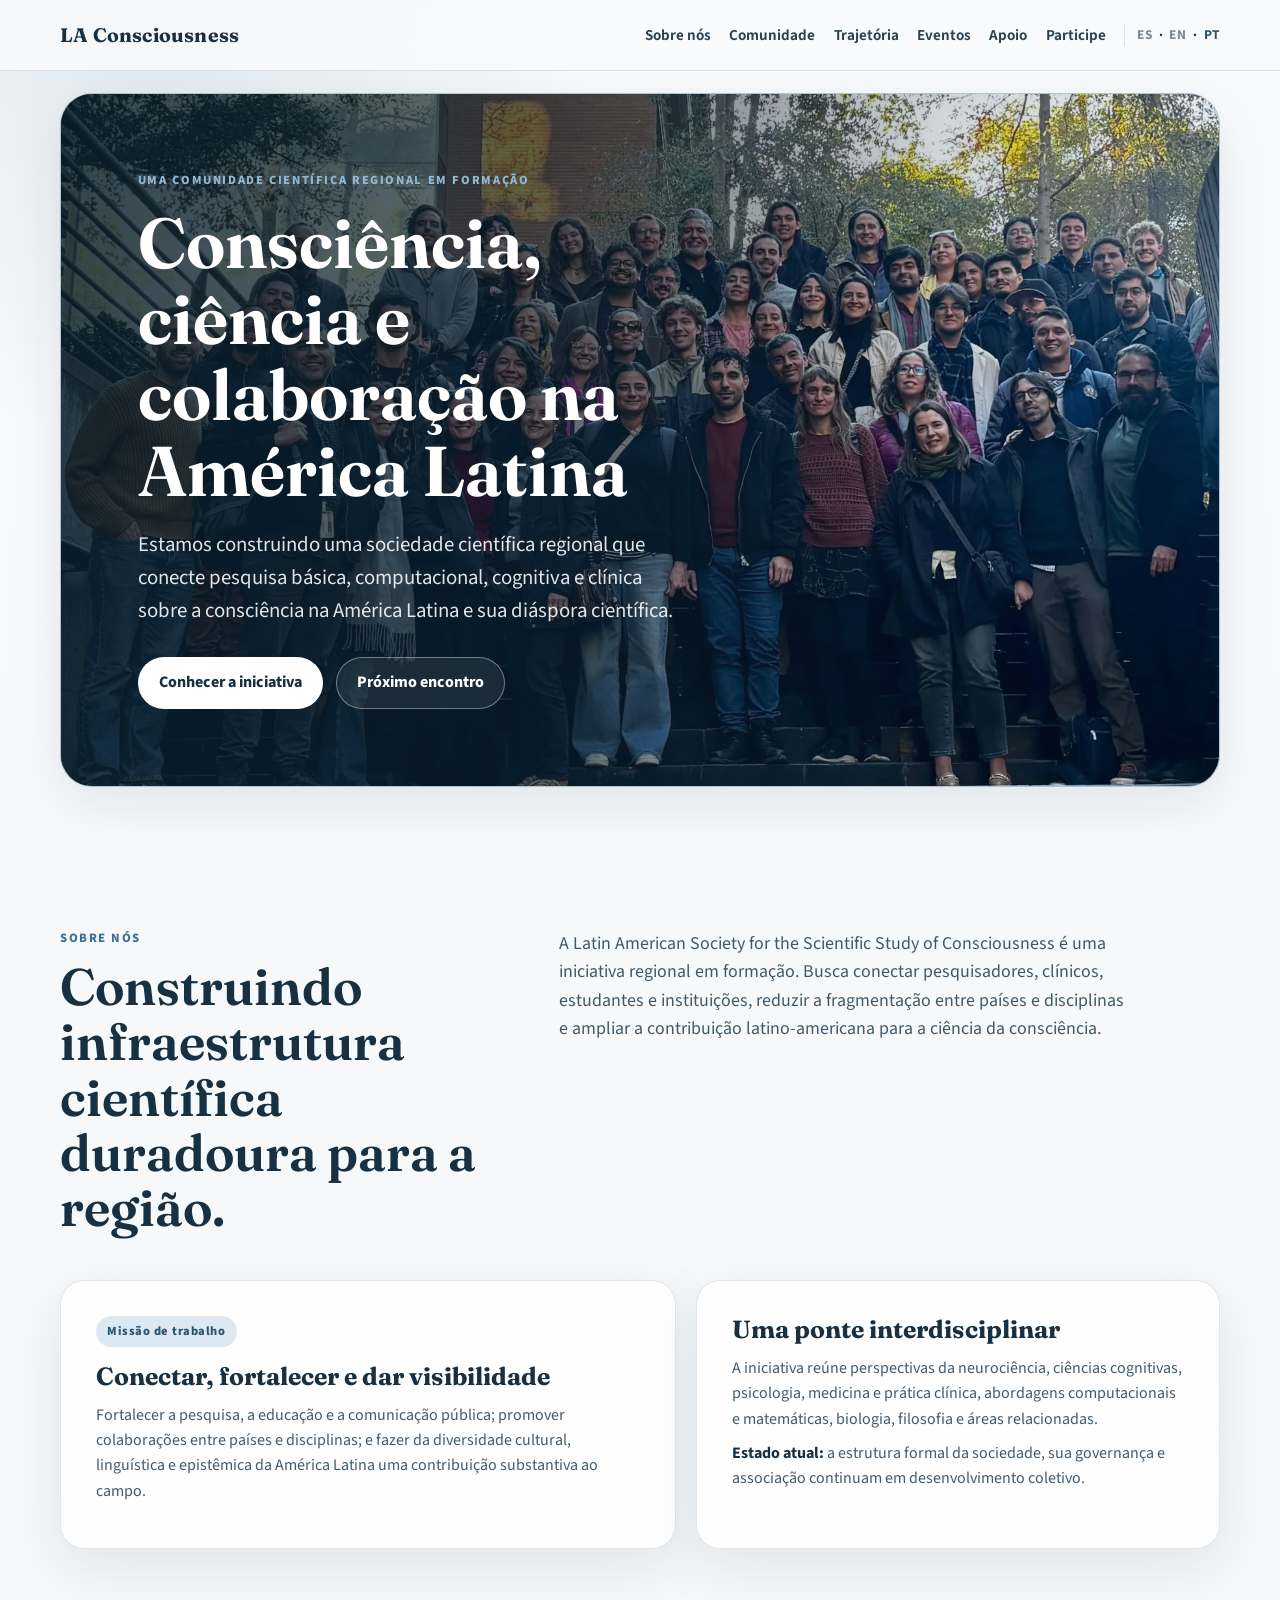
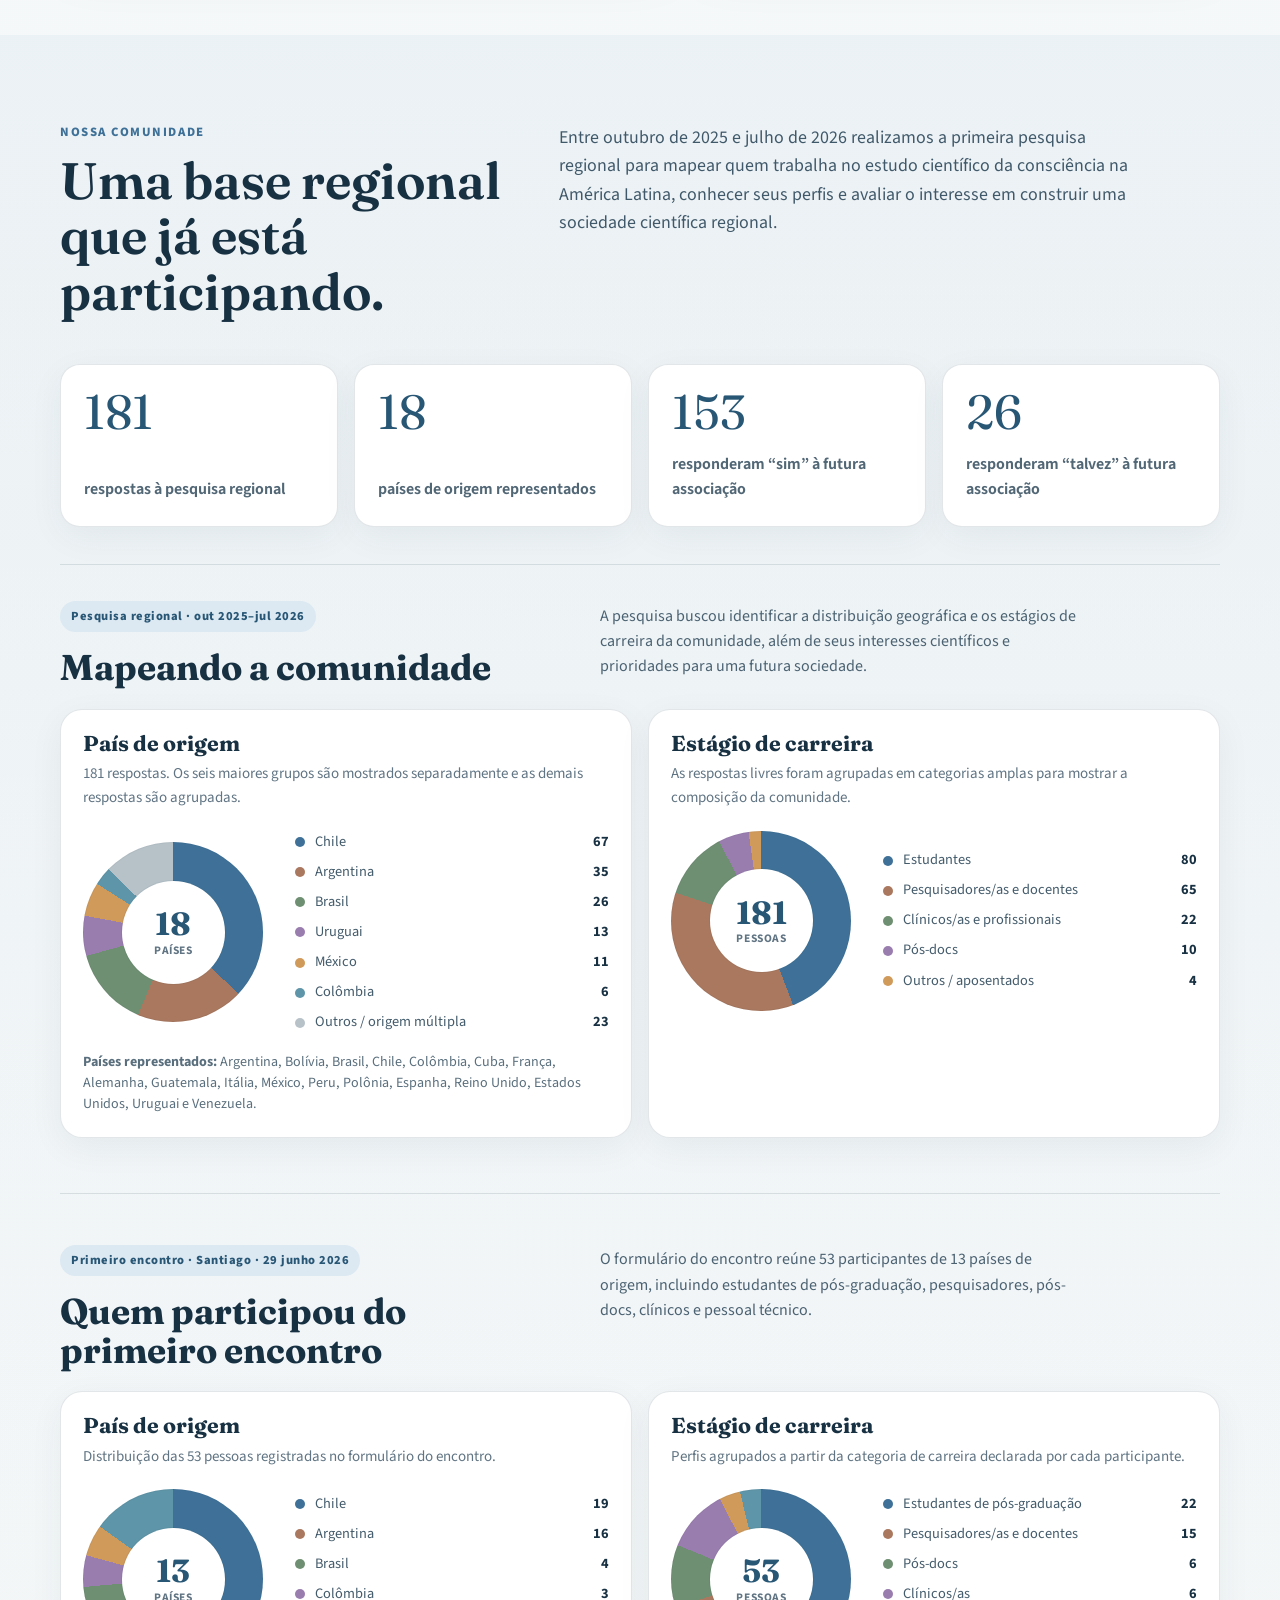
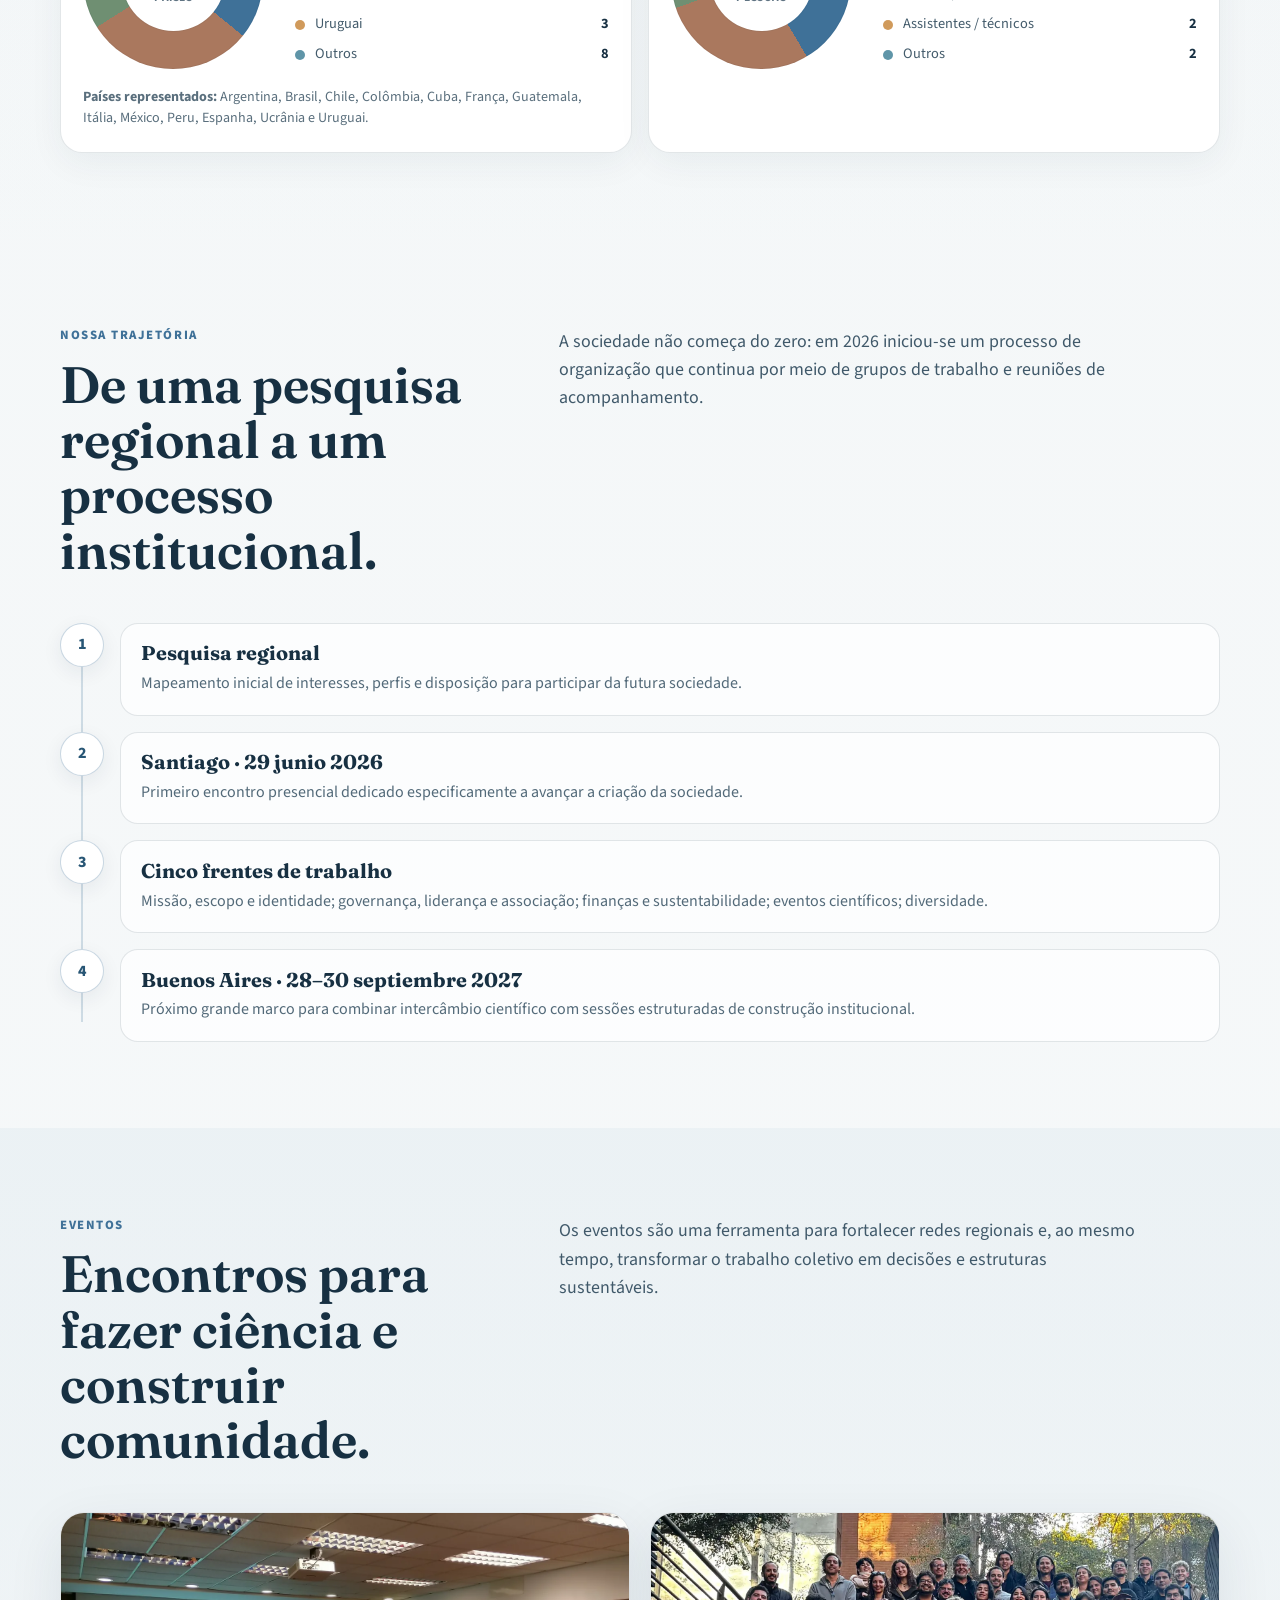
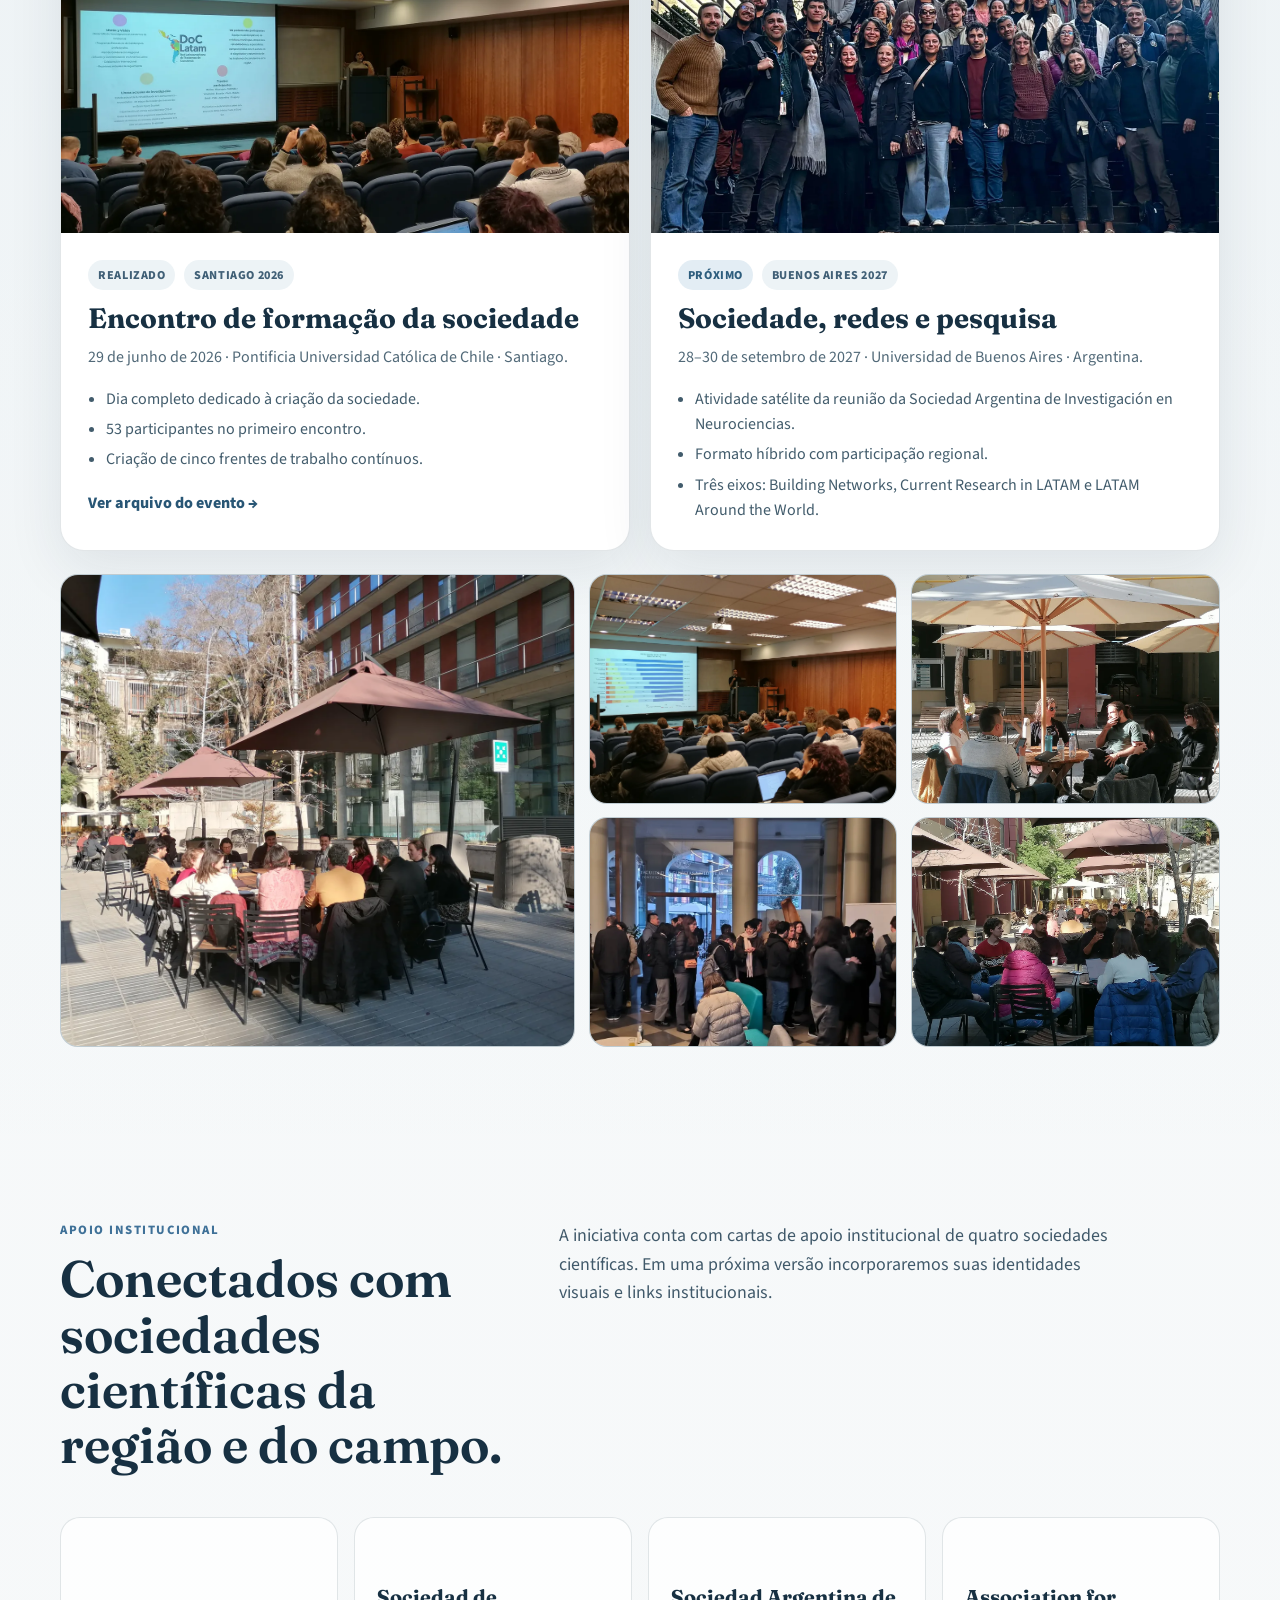
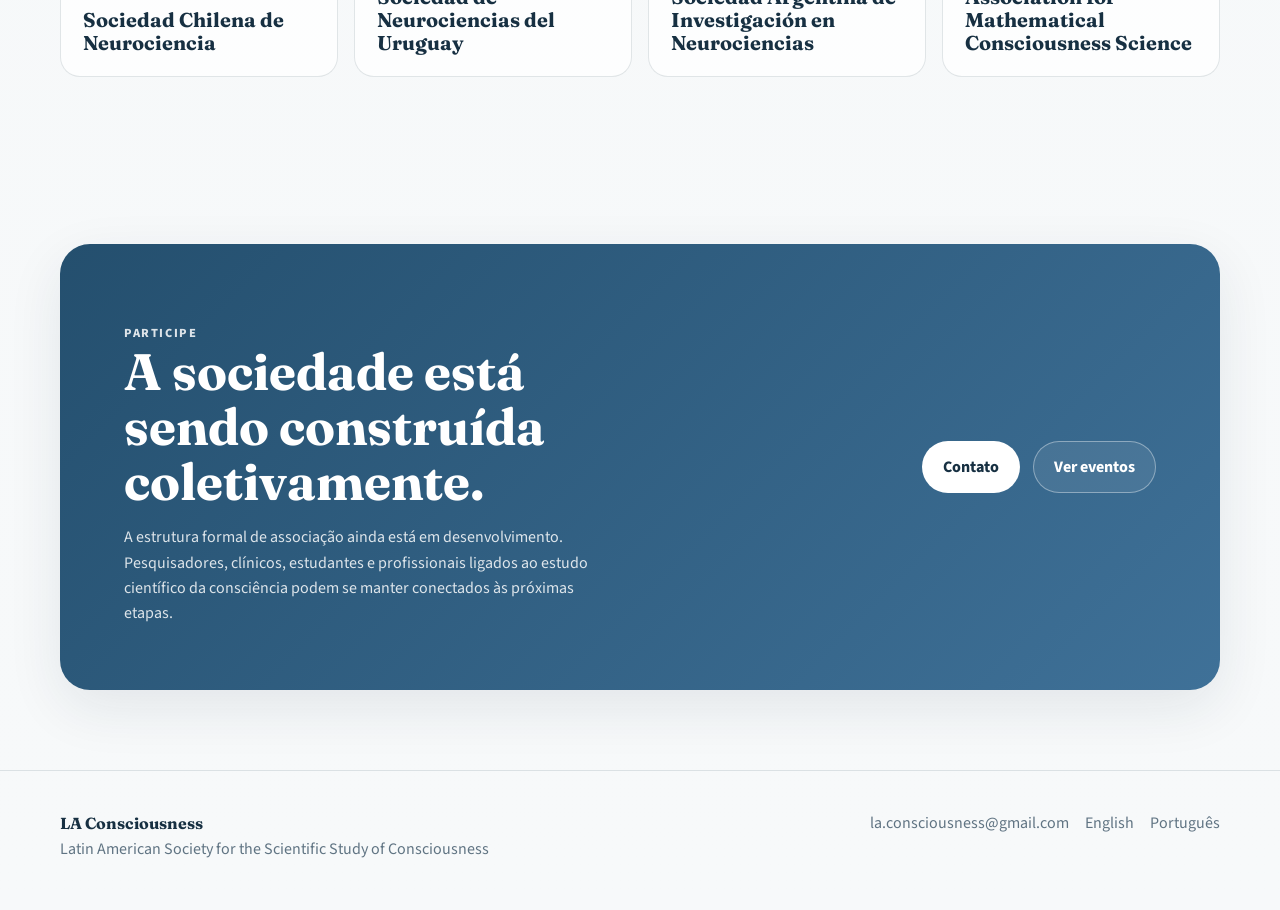
<file: pt.html>
<!doctype html>
<html lang="pt">
<head>
  <meta charset="utf-8">
  <meta name="viewport" content="width=device-width,initial-scale=1">
  <title>LA Consciousness — Sociedade Latino-Americana para o Estudo Científico da Consciência</title>
  <meta name="description" content="Iniciativa regional para construir uma comunidade científica latino-americana dedicada ao estudo científico da consciência.">
  <link rel="preconnect" href="https://fonts.googleapis.com">
  <link rel="preconnect" href="https://fonts.gstatic.com" crossorigin>
  <link href="https://fonts.googleapis.com/css2?family=Fraunces:opsz,wght@9..144,500;9..144,600;9..144,700&family=Source+Sans+3:wght@400;500;600;700;800&display=swap" rel="stylesheet">
  <link rel="stylesheet" href="style.css">
</head>
<body>
<header class="site-header"><div class="container nav-wrap"><a class="brand" href="#top">LA Consciousness</a><nav class="site-nav" aria-label="Navegação principal"><a href="#about">Sobre nós</a><a href="#community">Comunidade</a><a href="#path">Trajetória</a><a href="#events">Eventos</a><a href="#support">Apoio</a><a class="keep-mobile" href="#join">Participe</a><span class="lang-switch" aria-label="Idioma"><a href="index.html">ES</a><span>·</span><a href="en.html">EN</a><span>·</span><a class="active" href="pt.html">PT</a></span></nav></div></header>
<main id="top">
<section class="hero"><div class="container"><div class="hero-shell"><div class="hero-content"><p class="eyebrow">Uma comunidade científica regional em formação</p><h1>Consciência, ciência e colaboração na América Latina</h1><p class="hero-lead">Estamos construindo uma sociedade científica regional que conecte pesquisa básica, computacional, cognitiva e clínica sobre a consciência na América Latina e sua diáspora científica.</p><div class="hero-actions"><a class="button button-primary" href="#about">Conhecer a iniciativa</a><a class="button button-secondary" href="#events">Próximo encontro</a></div></div></div></div></section>

<section class="section" id="about"><div class="container"><div class="section-head"><div><p class="kicker">Sobre nós</p><h2 class="section-title">Construindo infraestrutura científica duradoura para a região.</h2></div><p class="section-intro">A Latin American Society for the Scientific Study of Consciousness é uma iniciativa regional em formação. Busca conectar pesquisadores, clínicos, estudantes e instituições, reduzir a fragmentação entre países e disciplinas e ampliar a contribuição latino-americana para a ciência da consciência.</p></div><div class="about-grid"><article class="panel"><span class="status-pill">Missão de trabalho</span><h3>Conectar, fortalecer e dar visibilidade</h3><p>Fortalecer a pesquisa, a educação e a comunicação pública; promover colaborações entre países e disciplinas; e fazer da diversidade cultural, linguística e epistêmica da América Latina uma contribuição substantiva ao campo.</p></article><article class="panel"><h3>Uma ponte interdisciplinar</h3><p>A iniciativa reúne perspectivas da neurociência, ciências cognitivas, psicologia, medicina e prática clínica, abordagens computacionais e matemáticas, biologia, filosofia e áreas relacionadas.</p><p><strong>Estado atual:</strong> a estrutura formal da sociedade, sua governança e associação continuam em desenvolvimento coletivo.</p></article></div></div></section>

<section class="section alt" id="community"><div class="container">
<div class="section-head"><div><p class="kicker">Nossa comunidade</p><h2 class="section-title">Uma base regional que já está participando.</h2></div><p class="section-intro">Entre outubro de 2025 e julho de 2026 realizamos a primeira pesquisa regional para mapear quem trabalha no estudo científico da consciência na América Latina, conhecer seus perfis e avaliar o interesse em construir uma sociedade científica regional.</p></div>
<div class="stats"><div class="stat"><span class="stat-number">181</span><span class="stat-label">respostas à pesquisa regional</span></div><div class="stat"><span class="stat-number">18</span><span class="stat-label">países de origem representados</span></div><div class="stat"><span class="stat-number">153</span><span class="stat-label">responderam “sim” à futura associação</span></div><div class="stat"><span class="stat-number">26</span><span class="stat-label">responderam “talvez” à futura associação</span></div></div>

<div class="community-block"><div class="subsection-head"><div><span class="status-pill">Pesquisa regional · out 2025–jul 2026</span><h3>Mapeando a comunidade</h3></div><p>A pesquisa buscou identificar a distribuição geográfica e os estágios de carreira da comunidade, além de seus interesses científicos e prioridades para uma futura sociedade.</p></div>
<div class="community-charts">
<article class="chart-card"><div class="chart-copy"><h3>País de origem</h3><p>181 respostas. Os seis maiores grupos são mostrados separadamente e as demais respostas são agrupadas.</p></div><div class="donut-layout"><div class="donut survey-country" aria-label="Distribuição por país de origem"><span class="donut-center"><strong>18</strong><small>países</small></span></div><div class="chart-legend"><span><i class="swatch c1"></i>Chile <b>67</b></span><span><i class="swatch c2"></i>Argentina <b>35</b></span><span><i class="swatch c3"></i>Brasil <b>26</b></span><span><i class="swatch c4"></i>Uruguai <b>13</b></span><span><i class="swatch c5"></i>México <b>11</b></span><span><i class="swatch c6"></i>Colômbia <b>6</b></span><span><i class="swatch c7"></i>Outros / origem múltipla <b>23</b></span></div></div><p class="country-list"><strong>Países representados:</strong> Argentina, Bolívia, Brasil, Chile, Colômbia, Cuba, França, Alemanha, Guatemala, Itália, México, Peru, Polônia, Espanha, Reino Unido, Estados Unidos, Uruguai e Venezuela.</p></article>
<article class="chart-card"><div class="chart-copy"><h3>Estágio de carreira</h3><p>As respostas livres foram agrupadas em categorias amplas para mostrar a composição da comunidade.</p></div><div class="donut-layout"><div class="donut survey-stage" aria-label="Distribuição por estágio de carreira"><span class="donut-center"><strong>181</strong><small>pessoas</small></span></div><div class="chart-legend"><span><i class="swatch c1"></i>Estudantes <b>80</b></span><span><i class="swatch c2"></i>Pesquisadores/as e docentes <b>65</b></span><span><i class="swatch c3"></i>Clínicos/as e profissionais <b>22</b></span><span><i class="swatch c4"></i>Pós-docs <b>10</b></span><span><i class="swatch c5"></i>Outros / aposentados <b>4</b></span></div></div></article>
</div></div>

<div class="community-block meeting-community"><div class="subsection-head"><div><span class="status-pill">Primeiro encontro · Santiago · 29 junho 2026</span><h3>Quem participou do primeiro encontro</h3></div><p>O formulário do encontro reúne 53 participantes de 13 países de origem, incluindo estudantes de pós-graduação, pesquisadores, pós-docs, clínicos e pessoal técnico.</p></div>
<div class="community-charts">
<article class="chart-card"><div class="chart-copy"><h3>País de origem</h3><p>Distribuição das 53 pessoas registradas no formulário do encontro.</p></div><div class="donut-layout"><div class="donut meeting-country" aria-label="País de origem dos participantes do encontro"><span class="donut-center"><strong>13</strong><small>países</small></span></div><div class="chart-legend"><span><i class="swatch c1"></i>Chile <b>19</b></span><span><i class="swatch c2"></i>Argentina <b>16</b></span><span><i class="swatch c3"></i>Brasil <b>4</b></span><span><i class="swatch c4"></i>Colômbia <b>3</b></span><span><i class="swatch c5"></i>Uruguai <b>3</b></span><span><i class="swatch c6"></i>Outros <b>8</b></span></div></div><p class="country-list"><strong>Países representados:</strong> Argentina, Brasil, Chile, Colômbia, Cuba, França, Guatemala, Itália, México, Peru, Espanha, Ucrânia e Uruguai.</p></article>
<article class="chart-card"><div class="chart-copy"><h3>Estágio de carreira</h3><p>Perfis agrupados a partir da categoria de carreira declarada por cada participante.</p></div><div class="donut-layout"><div class="donut meeting-stage" aria-label="Estágio de carreira dos participantes do encontro"><span class="donut-center"><strong>53</strong><small>pessoas</small></span></div><div class="chart-legend"><span><i class="swatch c1"></i>Estudantes de pós-graduação <b>22</b></span><span><i class="swatch c2"></i>Pesquisadores/as e docentes <b>15</b></span><span><i class="swatch c3"></i>Pós-docs <b>6</b></span><span><i class="swatch c4"></i>Clínicos/as <b>6</b></span><span><i class="swatch c5"></i>Assistentes / técnicos <b>2</b></span><span><i class="swatch c6"></i>Outros <b>2</b></span></div></div></article>
</div></div>
</div></section>

<section class="section" id="path"><div class="container"><div class="section-head"><div><p class="kicker">Nossa trajetória</p><h2 class="section-title">De uma pesquisa regional a um processo institucional.</h2></div><p class="section-intro">A sociedade não começa do zero: em 2026 iniciou-se um processo de organização que continua por meio de grupos de trabalho e reuniões de acompanhamento.</p></div><div class="timeline"><div class="timeline-item"><div class="timeline-dot">1</div><div class="timeline-card"><h3>Pesquisa regional</h3><p>Mapeamento inicial de interesses, perfis e disposição para participar da futura sociedade.</p></div></div><div class="timeline-item"><div class="timeline-dot">2</div><div class="timeline-card"><h3>Santiago · 29 junio 2026</h3><p>Primeiro encontro presencial dedicado especificamente a avançar a criação da sociedade.</p></div></div><div class="timeline-item"><div class="timeline-dot">3</div><div class="timeline-card"><h3>Cinco frentes de trabalho</h3><p>Missão, escopo e identidade; governança, liderança e associação; finanças e sustentabilidade; eventos científicos; diversidade.</p></div></div><div class="timeline-item"><div class="timeline-dot">4</div><div class="timeline-card"><h3>Buenos Aires · 28–30 septiembre 2027</h3><p>Próximo grande marco para combinar intercâmbio científico com sessões estruturadas de construção institucional.</p></div></div></div></div></section>

<section class="section alt" id="events"><div class="container"><div class="section-head"><div><p class="kicker">Eventos</p><h2 class="section-title">Encontros para fazer ciência e construir comunidade.</h2></div><p class="section-intro">Os eventos são uma ferramenta para fortalecer redes regionais e, ao mesmo tempo, transformar o trabalho coletivo em decisões e estruturas sustentáveis.</p></div><div class="events"><article class="event-card"><div class="event-image"><img src="images/santiago-talk.webp" alt="Apresentação durante o encontro de Santiago 2026"></div><div class="event-content"><div class="event-meta"><span class="tag">Realizado</span><span class="tag">Santiago 2026</span></div><h3>Encontro de formação da sociedade</h3><p>29 de junho de 2026 · Pontificia Universidad Católica de Chile · Santiago.</p><ul class="event-list"><li>Dia completo dedicado à criação da sociedade.</li><li>53 participantes no primeiro encontro.</li><li>Criação de cinco frentes de trabalho contínuos.</li></ul><a class="text-link" href="https://rubenherzog.github.io/la_consciousness_2026/" target="_blank" rel="noreferrer">Ver arquivo do evento →</a></div></article><article class="event-card"><div class="event-image"><img src="images/hero-community.webp" alt="Comunidade reunida no encontro de Santiago"></div><div class="event-content"><div class="event-meta"><span class="tag upcoming">Próximo</span><span class="tag">Buenos Aires 2027</span></div><h3>Sociedade, redes e pesquisa</h3><p>28–30 de setembro de 2027 · Universidad de Buenos Aires · Argentina.</p><ul class="event-list"><li>Atividade satélite da reunião da Sociedad Argentina de Investigación en Neurociencias.</li><li>Formato híbrido com participação regional.</li><li>Três eixos: Building Networks, Current Research in LATAM e LATAM Around the World.</li></ul></div></article></div><div class="gallery" aria-label="Galeria do encontro de Santiago 2026"><figure><img src="images/santiago-work-3.webp" alt="Trabalho em grupos durante Santiago 2026"></figure><figure><img src="images/santiago-survey.webp" alt="Apresentação dos resultados da pesquisa durante Santiago 2026"></figure><figure><img src="images/santiago-work-1.webp" alt="Grupo de trabalho durante Santiago 2026"></figure><figure><img src="images/santiago-community.webp" alt="Participantes durante uma pausa do encontro"></figure><figure><img src="images/santiago-work-2.webp" alt="Discussão em grupo durante Santiago 2026"></figure></div></div></section>

<section class="section" id="support"><div class="container"><div class="section-head"><div><p class="kicker">Apoio institucional</p><h2 class="section-title">Conectados com sociedades científicas da região e do campo.</h2></div><p class="section-intro">A iniciativa conta com cartas de apoio institucional de quatro sociedades científicas. Em uma próxima versão incorporaremos suas identidades visuais e links institucionais.</p></div><div class="support-grid"><div class="support-card"><strong>Sociedad Chilena de Neurociencia</strong></div><div class="support-card"><strong>Sociedad de Neurociencias del Uruguay</strong></div><div class="support-card"><strong>Sociedad Argentina de Investigación en Neurociencias</strong></div><div class="support-card"><strong>Association for Mathematical Consciousness Science</strong></div></div></div></section>

<section class="cta" id="join"><div class="container"><div class="cta-shell"><div><p class="eyebrow">Participe</p><h2>A sociedade está sendo construída coletivamente.</h2><p>A estrutura formal de associação ainda está em desenvolvimento. Pesquisadores, clínicos, estudantes e profissionais ligados ao estudo científico da consciência podem se manter conectados às próximas etapas.</p></div><div class="cta-actions"><a class="button button-primary" href="mailto:la.consciousness@gmail.com">Contato</a><a class="button button-secondary" href="#events">Ver eventos</a></div></div></div></section>
</main>
<footer class="site-footer"><div class="container footer-wrap"><div><div class="footer-brand">LA Consciousness</div><div>Latin American Society for the Scientific Study of Consciousness</div></div><div class="footer-links"><a href="mailto:la.consciousness@gmail.com">la.consciousness@gmail.com</a><a href="en.html">English</a><a href="pt.html">Português</a></div></div></footer>
</body></html>
</file>
<file: style.css>
:root {
  --bg: #f4f7f8;
  --bg-alt: #eaf0f3;
  --surface: rgba(255,255,255,.86);
  --surface-solid: #ffffff;
  --ink: #173042;
  --muted: #607483;
  --line: rgba(23,48,66,.12);
  --accent: #3f7198;
  --accent-dark: #285675;
  --accent-soft: #dce9f2;
  --warm: #aa785e;
  --shadow: 0 18px 55px rgba(22,47,64,.09);
  --radius: 24px;
  --radius-sm: 16px;
  --max: 1160px;
}

*{box-sizing:border-box}
html{scroll-behavior:smooth}
body{
  margin:0;
  color:var(--ink);
  font-family:"Source Sans 3",system-ui,-apple-system,BlinkMacSystemFont,"Segoe UI",sans-serif;
  line-height:1.58;
  background:
    radial-gradient(circle at 12% 0%,rgba(63,113,152,.13),transparent 28rem),
    linear-gradient(180deg,#f8fafb 0%,var(--bg) 32%,#f7f9fa 100%);
}
a{color:inherit;text-decoration:none}
img{display:block;max-width:100%}
.container{width:min(calc(100% - 2rem),var(--max));margin-inline:auto}

.site-header{
  position:sticky;top:0;z-index:30;
  backdrop-filter:blur(16px);
  background:rgba(248,250,251,.86);
  border-bottom:1px solid var(--line);
}
.nav-wrap{min-height:70px;display:flex;align-items:center;justify-content:space-between;gap:1.2rem}
.brand{font-family:"Fraunces",Georgia,serif;font-weight:700;font-size:1.22rem;letter-spacing:.01em}
.site-nav{display:flex;align-items:center;justify-content:flex-end;gap:1.15rem;flex-wrap:wrap}
.site-nav>a{font-size:.95rem;font-weight:650;color:#2a4354}
.site-nav>a:hover,.site-nav>a:focus-visible{color:var(--accent)}
.lang-switch{display:flex;align-items:center;gap:.38rem;padding-left:.75rem;border-left:1px solid var(--line);font-size:.84rem;font-weight:700;letter-spacing:.05em}
.lang-switch a{opacity:.55}.lang-switch a:hover,.lang-switch a:focus-visible,.lang-switch a.active{opacity:1;color:var(--accent-dark)}

.hero{padding:1.4rem 0 3.4rem}
.hero-shell{position:relative;min-height:660px;border-radius:32px;overflow:hidden;box-shadow:var(--shadow);border:1px solid var(--line);background:#cad6dd}
.hero-shell::before{content:"";position:absolute;inset:0;background:url("images/hero-community.webp") center 42%/cover no-repeat;transform:scale(1.01)}
.hero-shell::after{content:"";position:absolute;inset:0;background:linear-gradient(90deg,rgba(11,31,44,.83) 0%,rgba(11,31,44,.63) 45%,rgba(11,31,44,.18) 76%,rgba(11,31,44,.08) 100%)}
.hero-content{position:relative;z-index:2;min-height:660px;display:flex;flex-direction:column;justify-content:flex-end;max-width:720px;padding:clamp(2rem,6vw,5rem);color:#fff}
.eyebrow{margin:0 0 .9rem;font-size:.78rem;font-weight:800;letter-spacing:.13em;text-transform:uppercase;color:#8fb8d4}
.hero h1,.section-title,h2,h3{font-family:"Fraunces",Georgia,serif;line-height:1.08;margin:0}
.hero h1{font-size:clamp(2.6rem,5.5vw,5.6rem);font-weight:650;max-width:13ch}
.hero-lead{font-size:clamp(1.05rem,1.8vw,1.3rem);max-width:55ch;color:rgba(255,255,255,.88);margin:1.25rem 0 0}
.hero-actions{display:flex;gap:.85rem;flex-wrap:wrap;margin-top:1.8rem}
.button{display:inline-flex;align-items:center;justify-content:center;min-height:48px;padding:.78rem 1.25rem;border-radius:999px;font-weight:750;border:1px solid transparent;transition:.18s ease}
.button:hover,.button:focus-visible{transform:translateY(-1px)}
.button-primary{background:#fff;color:#173042}.button-primary:hover{background:#eef4f7}
.button-secondary{border-color:rgba(255,255,255,.38);color:#fff;background:rgba(255,255,255,.08)}
.button-dark{background:var(--accent-dark);color:#fff}.button-dark:hover{background:#1c4867}

.section{padding:5.4rem 0}
.section.alt{background:linear-gradient(180deg,rgba(230,238,242,.65),rgba(243,247,248,.15))}
.section-head{display:grid;grid-template-columns:.82fr 1.18fr;gap:2.5rem;align-items:start;margin-bottom:2.8rem}
.section-title{font-size:clamp(2.1rem,4vw,3.6rem);font-weight:620;max-width:15ch}
.section-intro{font-size:1.12rem;color:#40596a;max-width:64ch;margin:.15rem 0 0}
.kicker{margin:0 0 .7rem;color:var(--accent);font-size:.8rem;font-weight:800;letter-spacing:.12em;text-transform:uppercase}

.about-grid{display:grid;grid-template-columns:1.08fr .92fr;gap:1.25rem}
.panel{background:var(--surface);border:1px solid var(--line);border-radius:var(--radius);box-shadow:var(--shadow);padding:clamp(1.4rem,3vw,2.2rem)}
.panel h3{font-size:1.55rem;margin-bottom:.8rem}.panel p{margin:.55rem 0;color:#425b6b}.panel strong{color:var(--ink)}
.status-pill{display:inline-flex;padding:.35rem .7rem;border-radius:999px;background:var(--accent-soft);color:var(--accent-dark);font-size:.78rem;font-weight:800;letter-spacing:.04em;margin-bottom:1rem}

.stats{display:grid;grid-template-columns:repeat(4,1fr);gap:1rem;margin-top:1.5rem}
.stat{background:var(--surface-solid);border:1px solid var(--line);border-radius:20px;padding:1.45rem;min-height:155px;display:flex;flex-direction:column;justify-content:space-between;box-shadow:0 10px 35px rgba(22,47,64,.055)}
.stat-number{font-family:"Fraunces",Georgia,serif;font-size:3rem;line-height:1;color:var(--accent-dark)}
.stat-label{font-weight:650;color:#526776;margin-top:1rem}
.community-note{margin-top:1.25rem;color:var(--muted);font-size:.93rem}


/* Community data visualizations */
.community-block{margin-top:2.3rem;padding-top:2.3rem;border-top:1px solid var(--line)}
.community-block:first-of-type{margin-top:2.7rem}
.meeting-community{margin-top:3.4rem;padding-top:3.2rem}
.subsection-head{display:grid;grid-template-columns:.9fr 1.1fr;gap:2rem;align-items:start;margin-bottom:1.35rem}
.subsection-head h3{font-size:clamp(1.65rem,2.8vw,2.35rem)}
.subsection-head p{margin:.15rem 0 0;color:#4b6272;max-width:60ch}
.community-charts{display:grid;grid-template-columns:1fr 1fr;gap:1rem}
.chart-card{background:var(--surface-solid);border:1px solid var(--line);border-radius:22px;padding:1.4rem;box-shadow:0 10px 35px rgba(22,47,64,.055)}
.chart-copy h3{font-size:1.35rem}.chart-copy p{margin:.45rem 0 0;color:var(--muted);font-size:.94rem}
.donut-layout{display:grid;grid-template-columns:190px 1fr;gap:1.35rem;align-items:center;margin-top:1.3rem}
.donut{width:180px;aspect-ratio:1;border-radius:50%;position:relative;display:grid;place-items:center;box-shadow:inset 0 0 0 1px rgba(23,48,66,.05)}
.donut::after{content:"";position:absolute;width:57%;height:57%;border-radius:50%;background:#fff;box-shadow:0 0 0 1px rgba(23,48,66,.06)}
.donut-center{position:relative;z-index:1;display:flex;flex-direction:column;align-items:center;line-height:1;text-align:center}
.donut-center strong{font-family:"Fraunces",Georgia,serif;font-size:2rem;color:var(--accent-dark)}
.donut-center small{font-size:.72rem;color:var(--muted);margin-top:.28rem;font-weight:700;text-transform:uppercase;letter-spacing:.05em}
.survey-country{background:conic-gradient(#3f7198 0% 37.02%,#aa785e 37.02% 56.35%,#6f8f72 56.35% 70.72%,#9a7daf 70.72% 77.90%,#d09a5b 77.90% 83.98%,#5f95a8 83.98% 87.29%,#b7c2c8 87.29% 100%)}
.survey-stage{background:conic-gradient(#3f7198 0% 44.20%,#aa785e 44.20% 80.11%,#6f8f72 80.11% 92.27%,#9a7daf 92.27% 97.79%,#d09a5b 97.79% 100%)}
.meeting-country{background:conic-gradient(#3f7198 0% 35.85%,#aa785e 35.85% 66.04%,#6f8f72 66.04% 73.58%,#9a7daf 73.58% 79.25%,#d09a5b 79.25% 84.91%,#5f95a8 84.91% 100%)}
.meeting-stage{background:conic-gradient(#3f7198 0% 41.51%,#aa785e 41.51% 69.81%,#6f8f72 69.81% 81.13%,#9a7daf 81.13% 92.45%,#d09a5b 92.45% 96.23%,#5f95a8 96.23% 100%)}
.chart-legend{display:grid;gap:.46rem;font-size:.9rem;color:#435b6b}
.chart-legend span{display:grid;grid-template-columns:12px 1fr auto;align-items:center;gap:.5rem}
.chart-legend b{color:var(--ink);font-variant-numeric:tabular-nums}
.swatch{display:block;width:10px;height:10px;border-radius:50%}.c1{background:#3f7198}.c2{background:#aa785e}.c3{background:#6f8f72}.c4{background:#9a7daf}.c5{background:#d09a5b}.c6{background:#5f95a8}.c7{background:#b7c2c8}
.country-list{margin:1.1rem 0 0;color:#5a6f7d;font-size:.88rem;line-height:1.5}


.timeline{position:relative;display:grid;gap:1rem}
.timeline::before{content:"";position:absolute;left:21px;top:20px;bottom:20px;width:2px;background:rgba(63,113,152,.22)}
.timeline-item{position:relative;display:grid;grid-template-columns:44px 1fr;gap:1rem;align-items:start}
.timeline-dot{width:44px;height:44px;border-radius:50%;background:var(--surface-solid);border:1px solid rgba(63,113,152,.28);display:grid;place-items:center;font-weight:800;color:var(--accent-dark);z-index:1;box-shadow:0 6px 20px rgba(22,47,64,.07)}
.timeline-card{padding:1.15rem 1.25rem;background:rgba(255,255,255,.72);border:1px solid var(--line);border-radius:18px}
.timeline-card h3{font-size:1.25rem}.timeline-card p{margin:.45rem 0 0;color:#536a79}

.events{display:grid;grid-template-columns:1fr 1fr;gap:1.2rem}
.event-card{border-radius:var(--radius);overflow:hidden;border:1px solid var(--line);background:var(--surface-solid);box-shadow:var(--shadow)}
.event-image{aspect-ratio:16/9;overflow:hidden;background:#d6e0e6}.event-image img{width:100%;height:100%;object-fit:cover}
.event-content{padding:1.7rem}.event-meta{display:flex;gap:.55rem;flex-wrap:wrap;margin-bottom:.8rem}.tag{font-size:.76rem;font-weight:800;letter-spacing:.05em;text-transform:uppercase;padding:.34rem .62rem;border-radius:999px;background:#edf3f6;color:#416077}.tag.upcoming{background:#e3edf4;color:#2d5d7d}
.event-content h3{font-size:1.75rem}.event-content p{color:#516978;margin:.75rem 0 0}.event-list{margin:1rem 0 0;padding-left:1.1rem;color:#425c6c}.event-list li+li{margin-top:.32rem}
.text-link{display:inline-block;margin-top:1.15rem;font-weight:800;color:var(--accent-dark)}

.gallery{display:grid;grid-template-columns:1.25fr .75fr .75fr;grid-template-rows:230px 230px;gap:.85rem;margin-top:1.4rem}
.gallery figure{margin:0;overflow:hidden;border-radius:18px;border:1px solid var(--line);background:#d7e0e5}.gallery figure:first-child{grid-row:1/3}.gallery img{width:100%;height:100%;object-fit:cover}

.support-grid{display:grid;grid-template-columns:repeat(4,1fr);gap:1rem}
.support-card{min-height:160px;background:rgba(255,255,255,.75);border:1px solid var(--line);border-radius:20px;padding:1.4rem;display:flex;align-items:flex-end}.support-card strong{font-family:"Fraunces",Georgia,serif;font-size:1.25rem;line-height:1.15}

.cta{padding:5rem 0}.cta-shell{border-radius:30px;padding:clamp(2rem,5vw,4rem);background:linear-gradient(135deg,#244f6e,#3f7198);color:#fff;display:grid;grid-template-columns:1.2fr .8fr;gap:2rem;align-items:center;box-shadow:var(--shadow)}
.cta h2{font-size:clamp(2rem,4vw,3.5rem);max-width:13ch}.cta p{color:rgba(255,255,255,.84);max-width:58ch;margin:1rem 0 0}.cta-actions{display:flex;justify-content:flex-end;gap:.8rem;flex-wrap:wrap}

.site-footer{padding:2.5rem 0 3rem;border-top:1px solid var(--line)}
.footer-wrap{display:flex;justify-content:space-between;gap:1.5rem;flex-wrap:wrap;color:#607483}.footer-brand{font-family:"Fraunces",Georgia,serif;font-weight:700;color:var(--ink)}
.footer-links{display:flex;gap:1rem;flex-wrap:wrap}

@media(max-width:920px){
  .section-head,.about-grid,.events,.cta-shell,.subsection-head,.community-charts{grid-template-columns:1fr}
  .stats,.support-grid{grid-template-columns:repeat(2,1fr)}
  .cta-actions{justify-content:flex-start}
  .hero-shell,.hero-content{min-height:590px}
  .gallery{grid-template-columns:1fr 1fr;grid-template-rows:240px 200px 200px}.gallery figure:first-child{grid-column:1/3;grid-row:auto}
  .donut-layout{grid-template-columns:160px 1fr}.donut{width:155px}
}
@media(max-width:700px){
  .site-header{position:static}.nav-wrap{align-items:flex-start;padding:1rem 0;flex-direction:column}.site-nav{gap:.75rem .95rem}.lang-switch{padding-left:0;border-left:0}
  .hero{padding-top:.8rem}.hero-shell{border-radius:24px}.hero-shell::after{background:linear-gradient(0deg,rgba(11,31,44,.88),rgba(11,31,44,.22) 75%)}.hero-content{justify-content:flex-end;padding:1.5rem;min-height:620px}.hero h1{font-size:clamp(2.4rem,12vw,4rem)}
  .section{padding:4rem 0}.stats,.support-grid{grid-template-columns:1fr 1fr}.stat{min-height:135px}.stat-number{font-size:2.45rem}
  .gallery{display:grid;grid-template-columns:1fr;grid-template-rows:none}.gallery figure:first-child{grid-column:auto}.gallery figure{height:220px}
}
@media(max-width:460px){.stats,.support-grid{grid-template-columns:1fr}.donut-layout{grid-template-columns:1fr}.donut{margin-inline:auto}.chart-legend{margin-top:.4rem}.site-nav>a:not(.keep-mobile){display:none}.hero-shell,.hero-content{min-height:560px}}
</file>
